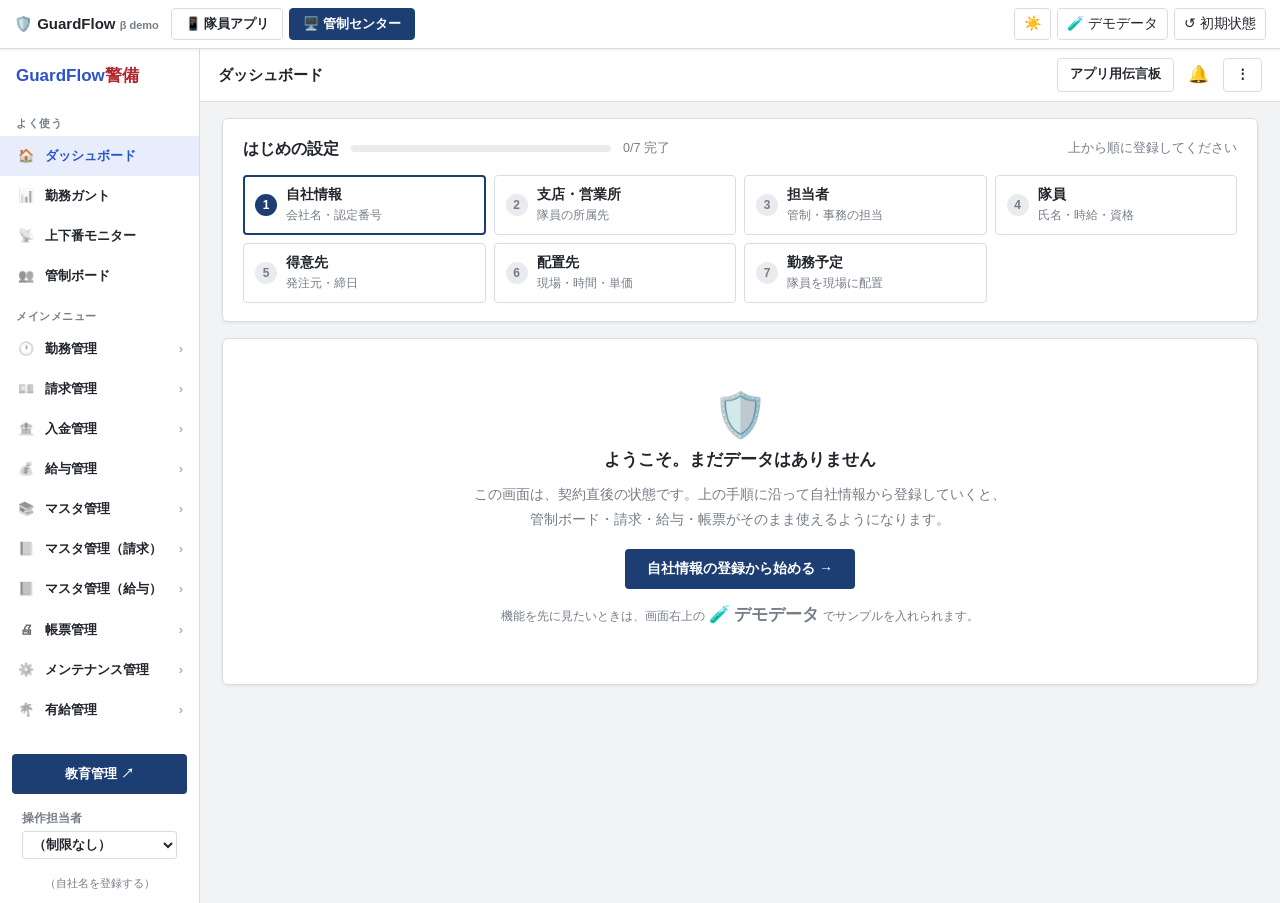
<file: app/index.html>
<!doctype html>
<html lang="ja">
<head>
<meta charset="utf-8">
<meta name="viewport" content="width=device-width, initial-scale=1, viewport-fit=cover">
<title>GuardFlow β — 警備業務クラウド デモ</title>
<link rel="stylesheet" href="css/style.css">
<link rel="icon" href="data:image/svg+xml,%3Csvg xmlns='http://www.w3.org/2000/svg' viewBox='0 0 32 32'%3E%3Ctext y='26' font-size='26'%3E%F0%9F%9B%A1%EF%B8%8F%3C/text%3E%3C/svg%3E">
</head>
<body>
<header class="topbar">
  <div class="brand">🛡️ GuardFlow <span class="beta">β demo</span></div>
  <nav class="role-switch">
    <button data-action="role" data-role="guard" id="btn-role-guard">📱 隊員アプリ</button>
    <button data-action="role" data-role="admin" id="btn-role-admin">🖥️ 管制センター</button>
  </nav>
  <div class="top-actions">
    <button data-action="theme" id="btn-theme" title="テーマ切替（自動/ダーク/ライト）">🌓</button>
    <button data-action="load-demo" title="デモ用のサンプルデータを入れる">🧪 デモデータ</button>
    <button data-action="reset" title="登録内容を消して契約直後の初期状態に戻す">↺ 初期状態</button>
  </div>
</header>
<main id="app"></main>
<div id="toast-wrap"></div>
<div id="print-area"></div>
<div id="ask-area"></div>
<script type="module" src="js/app.js?v=11"></script>
</body>
</html>
</file>
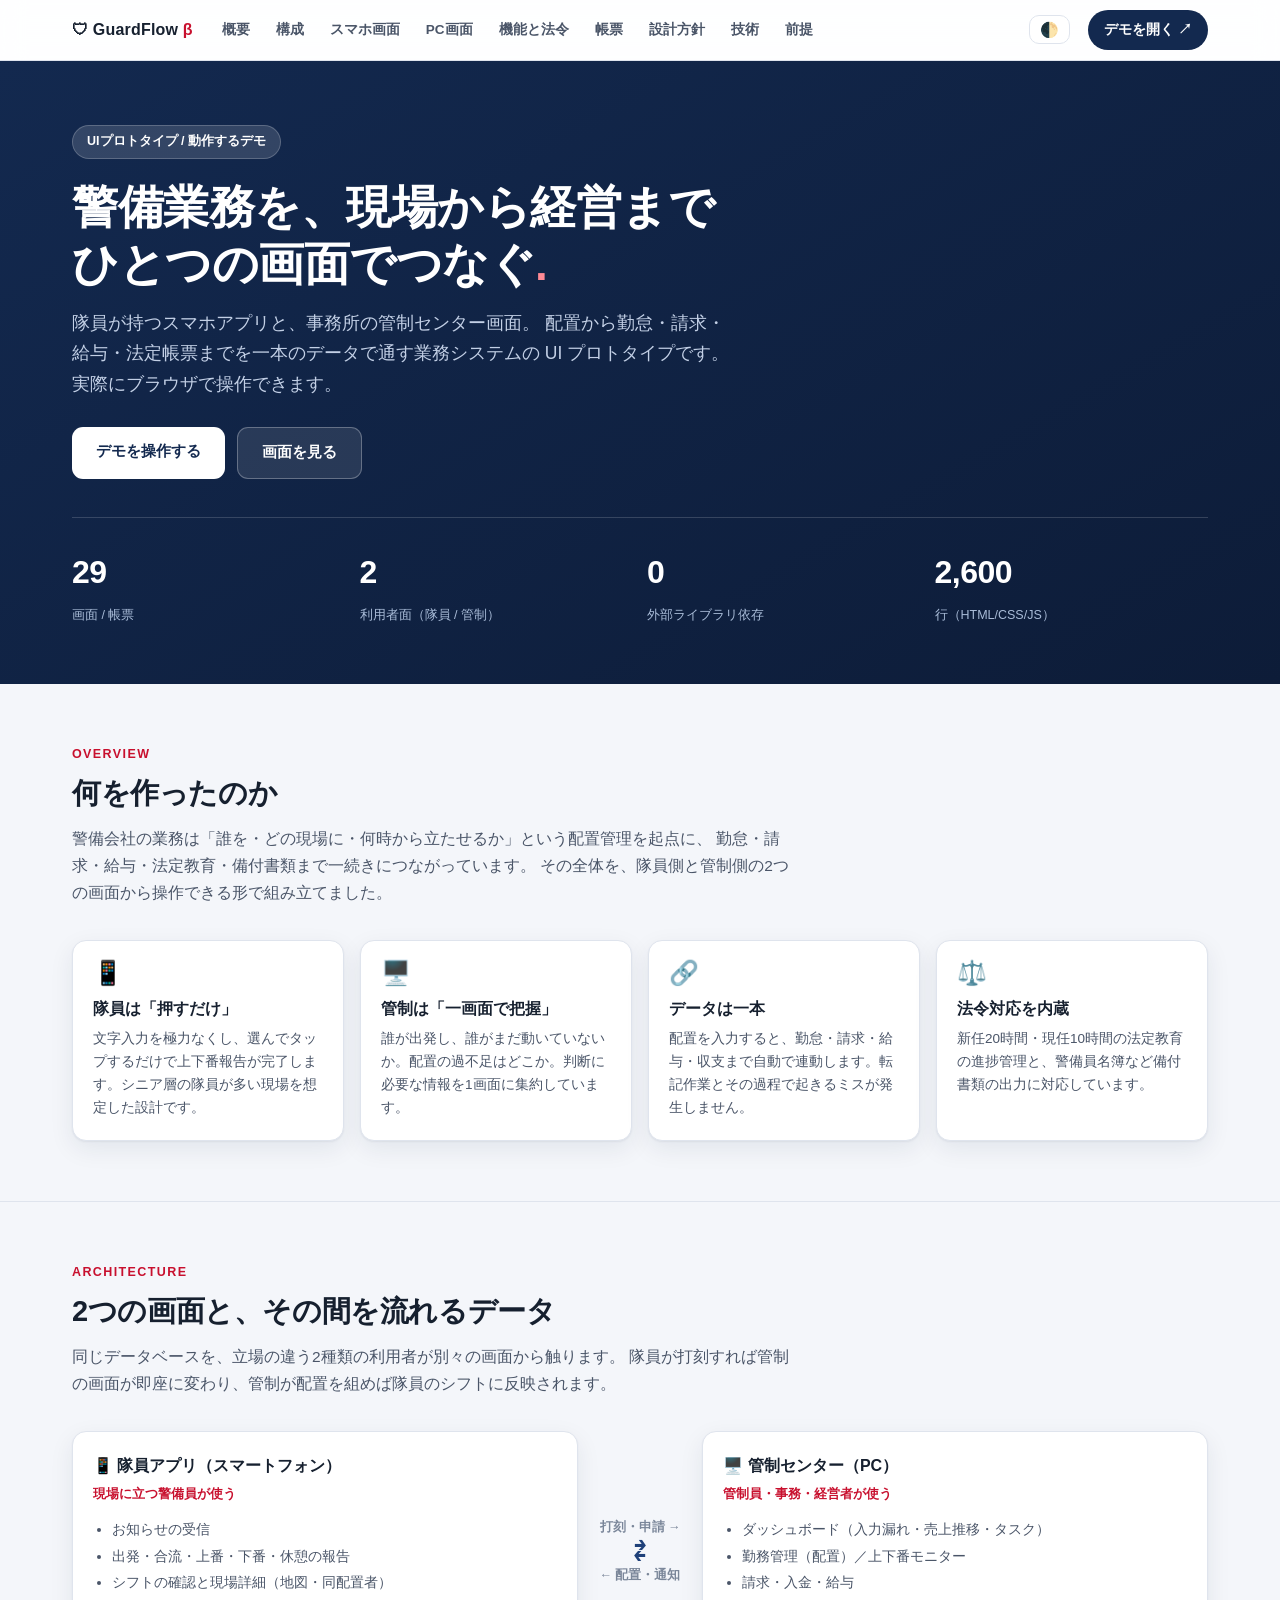
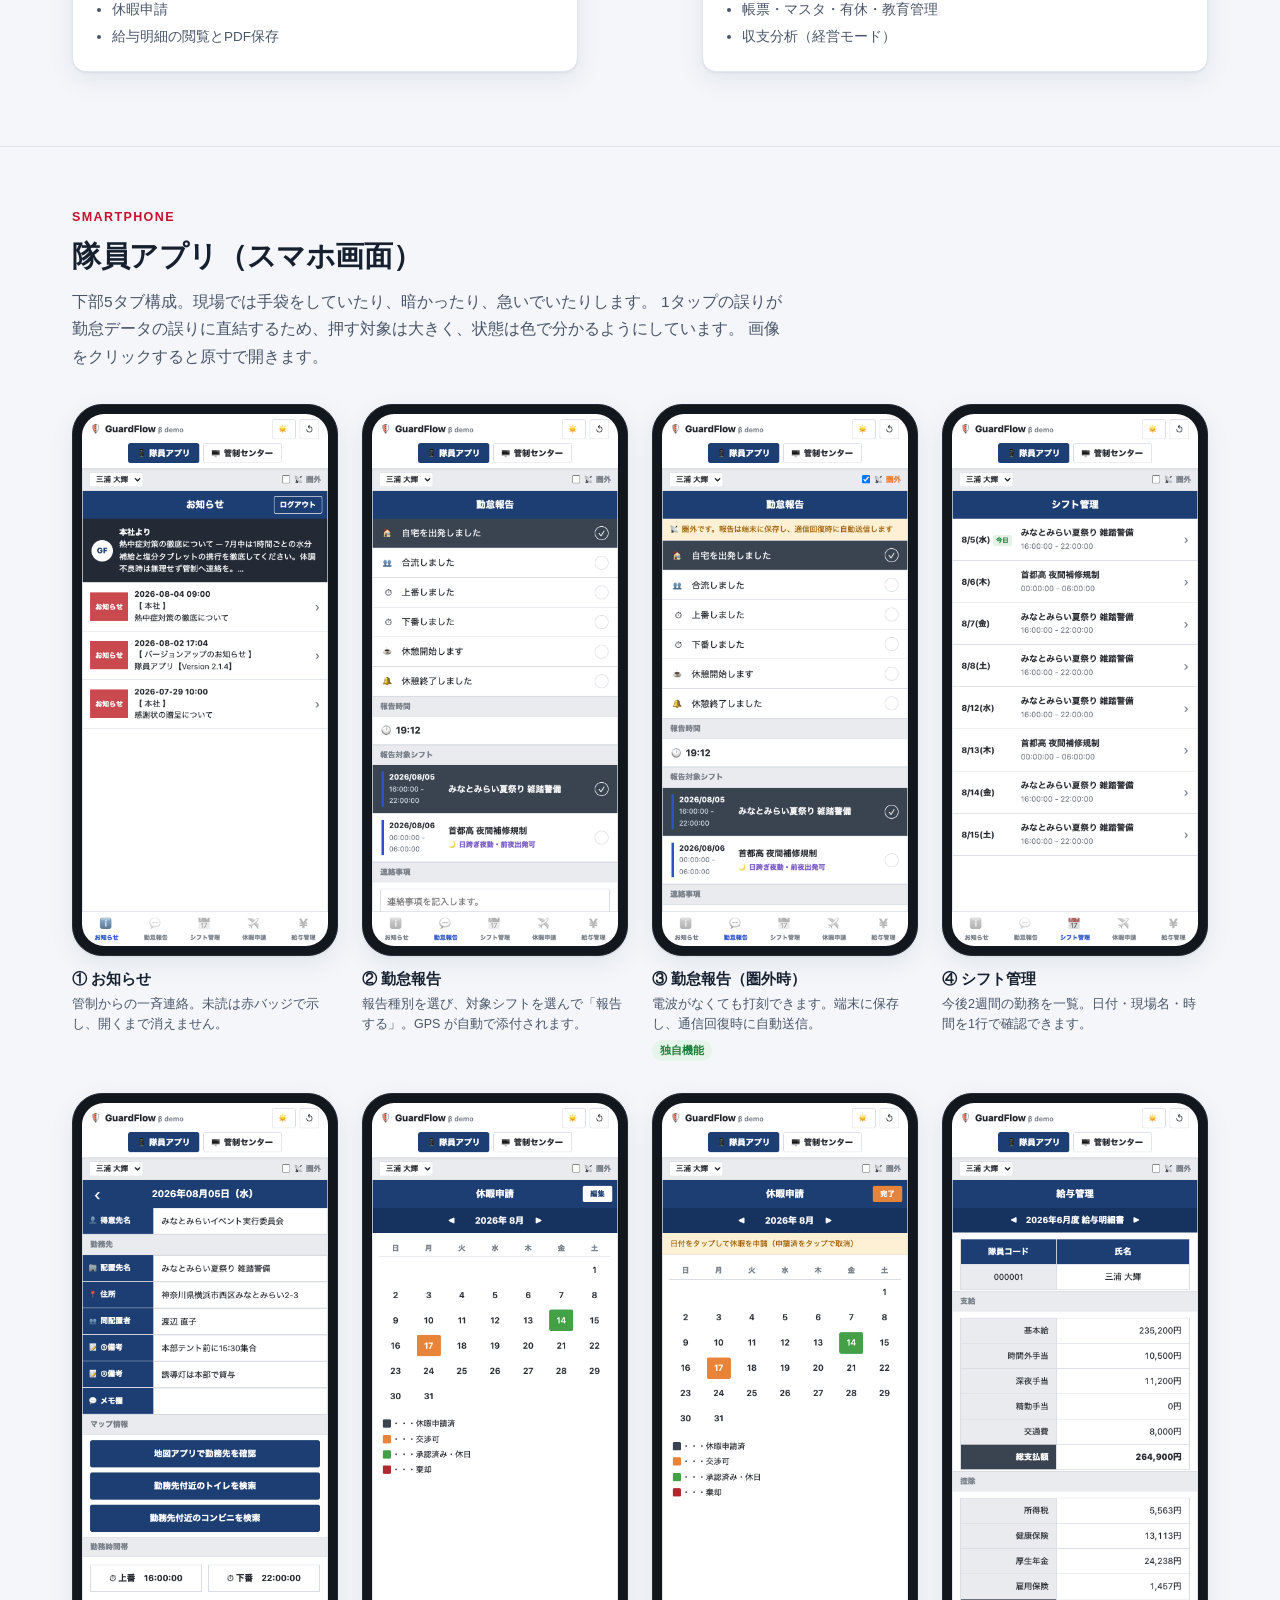
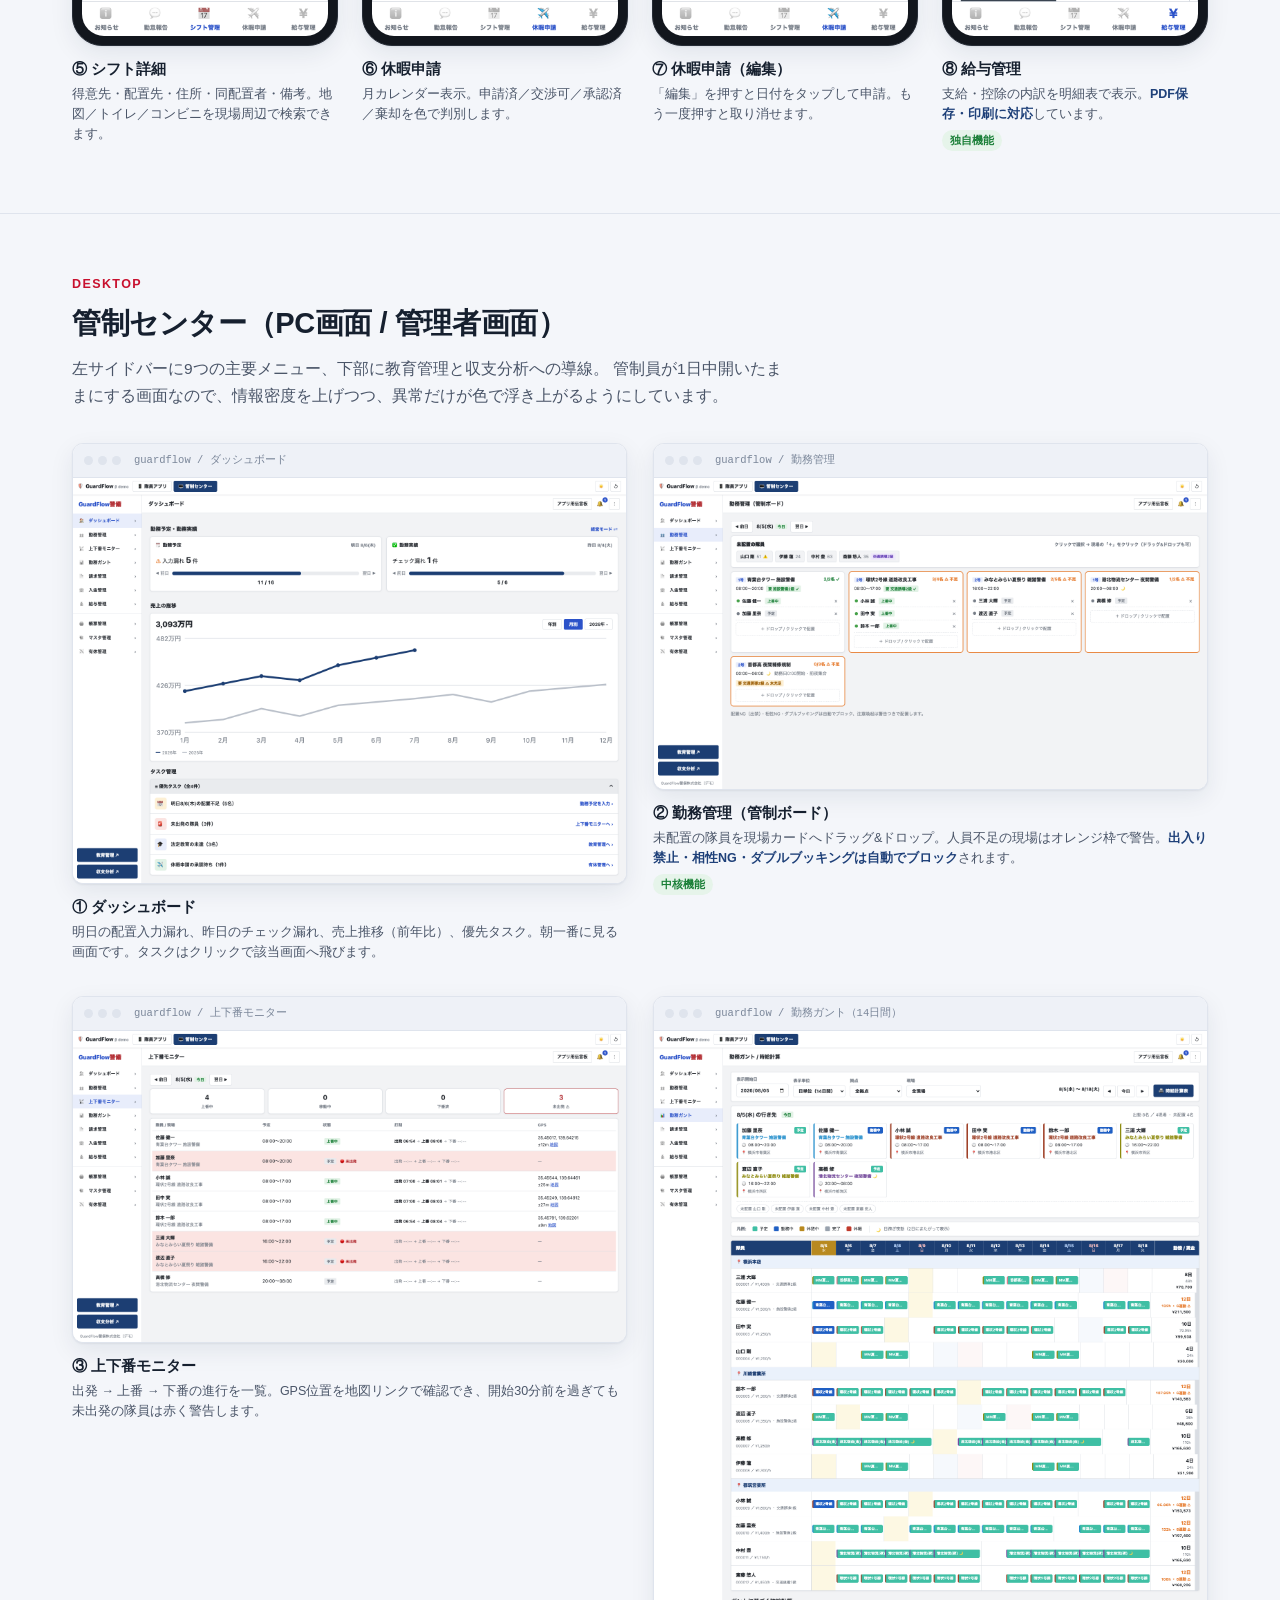
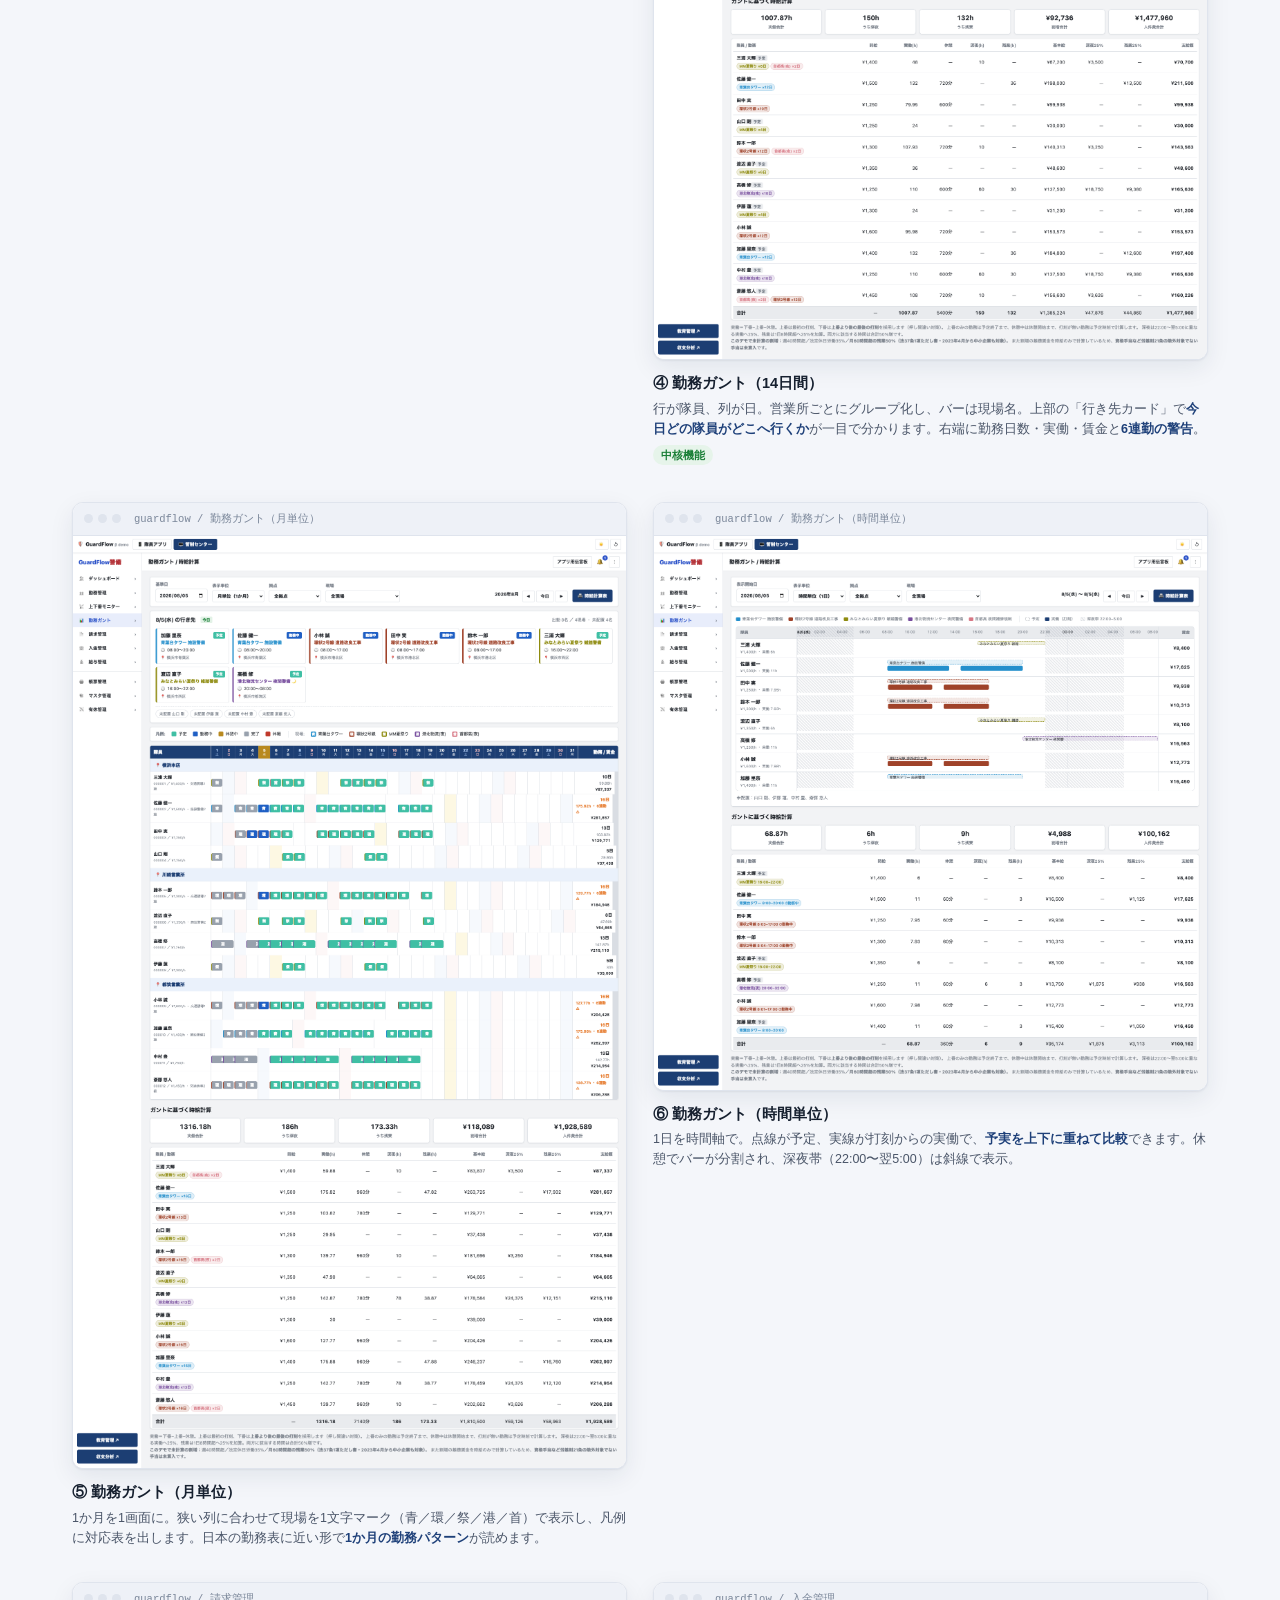
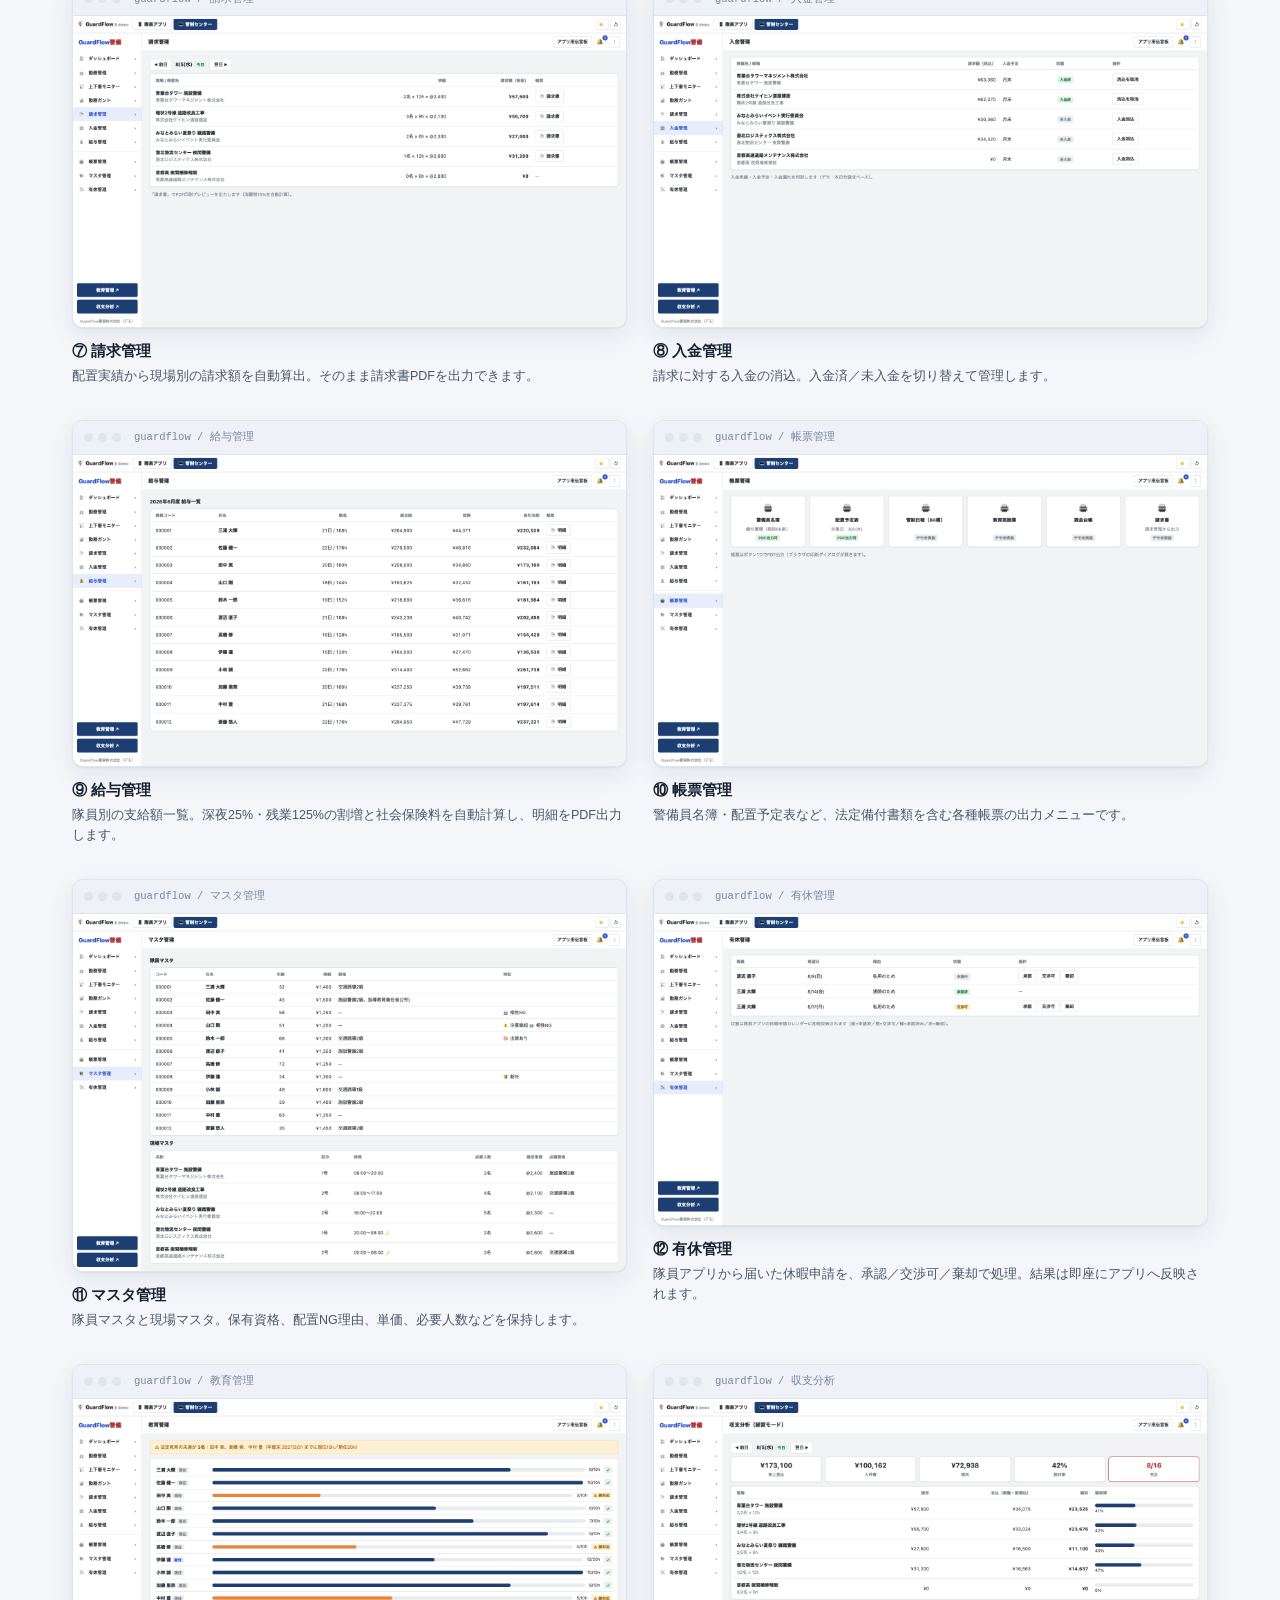
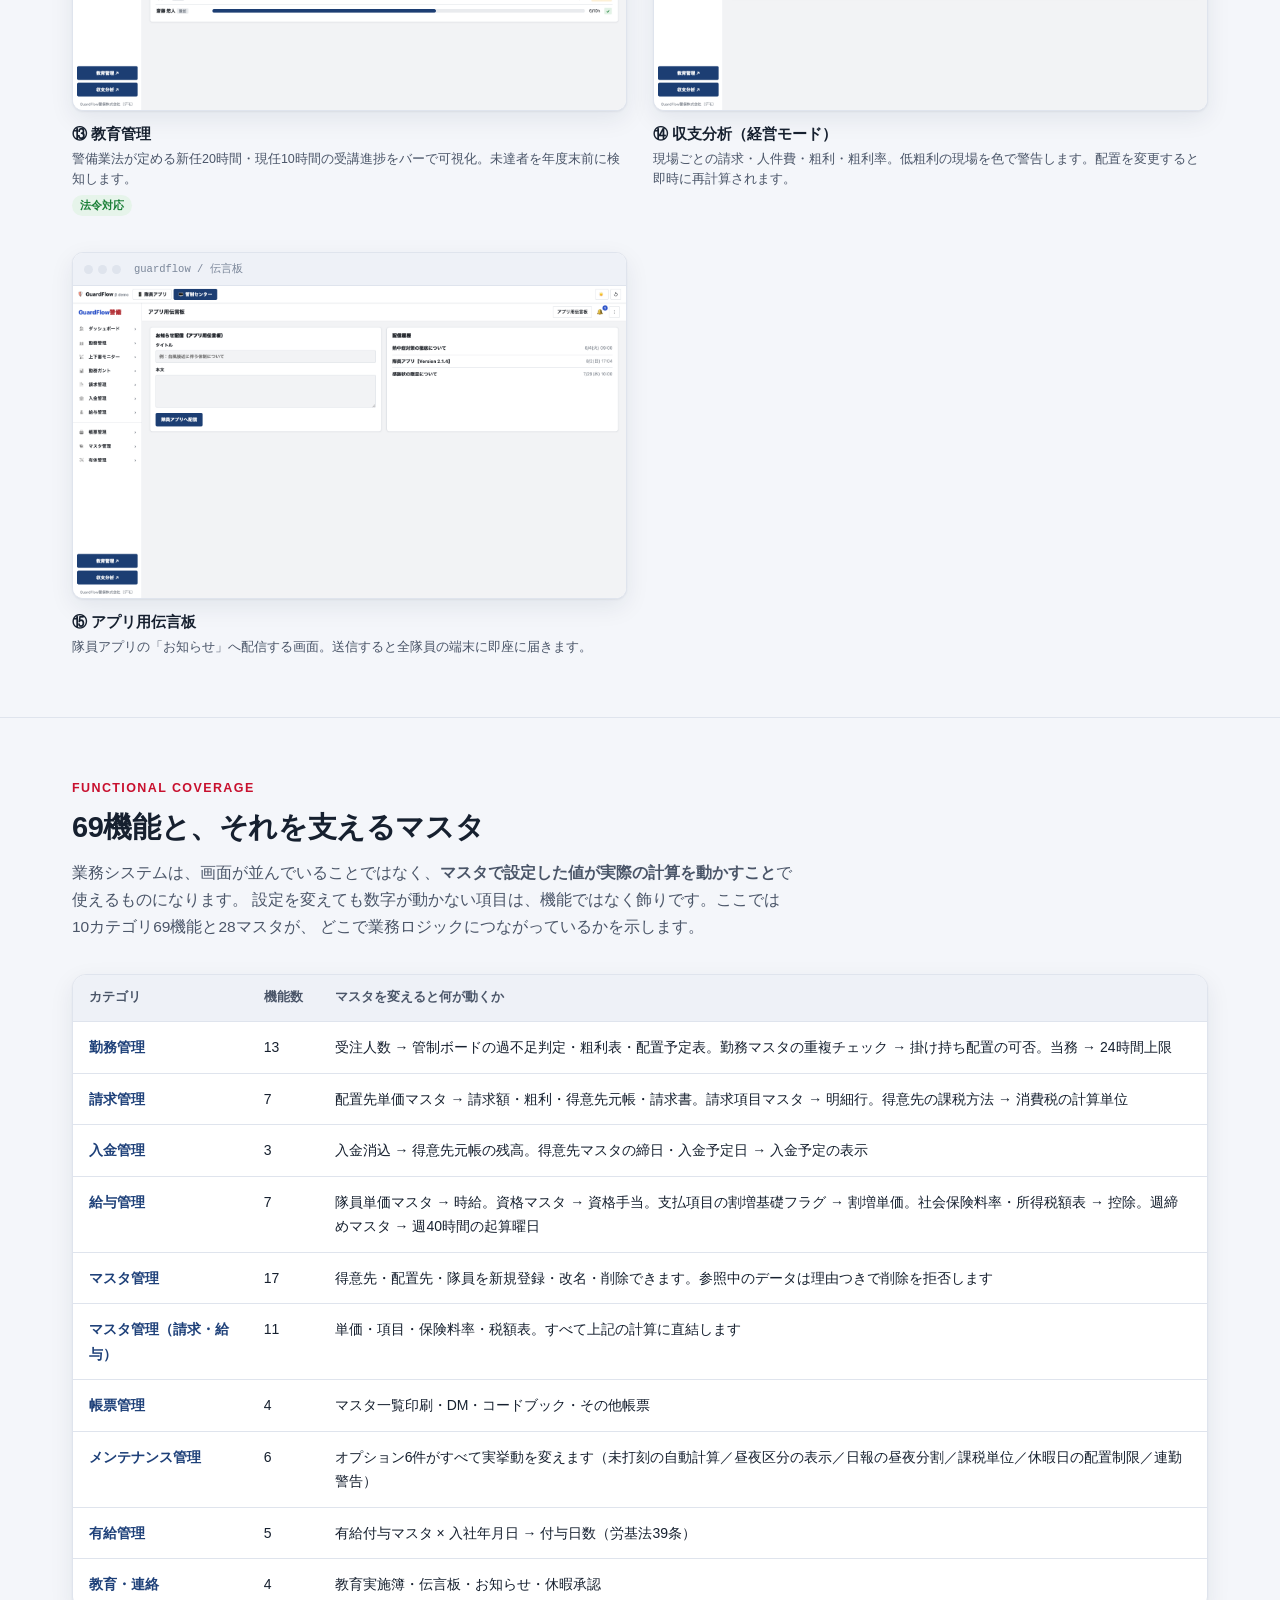
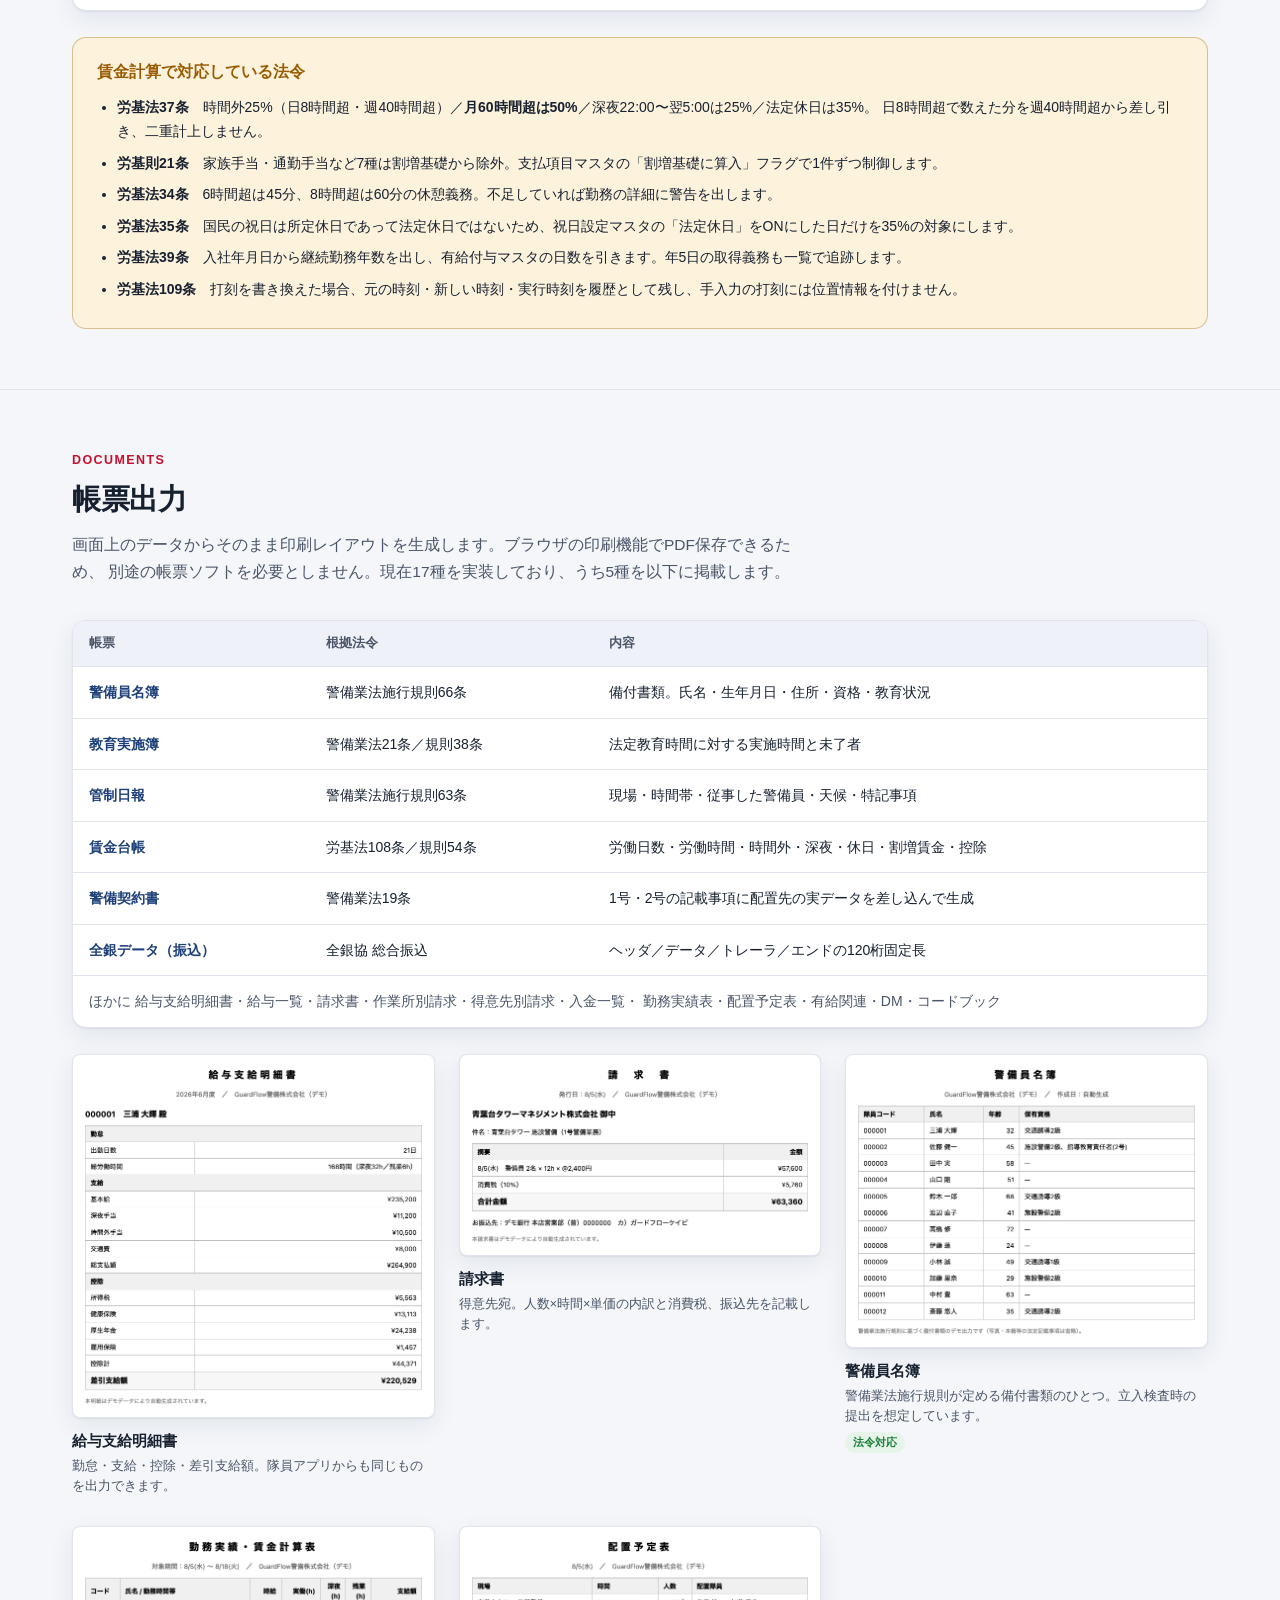
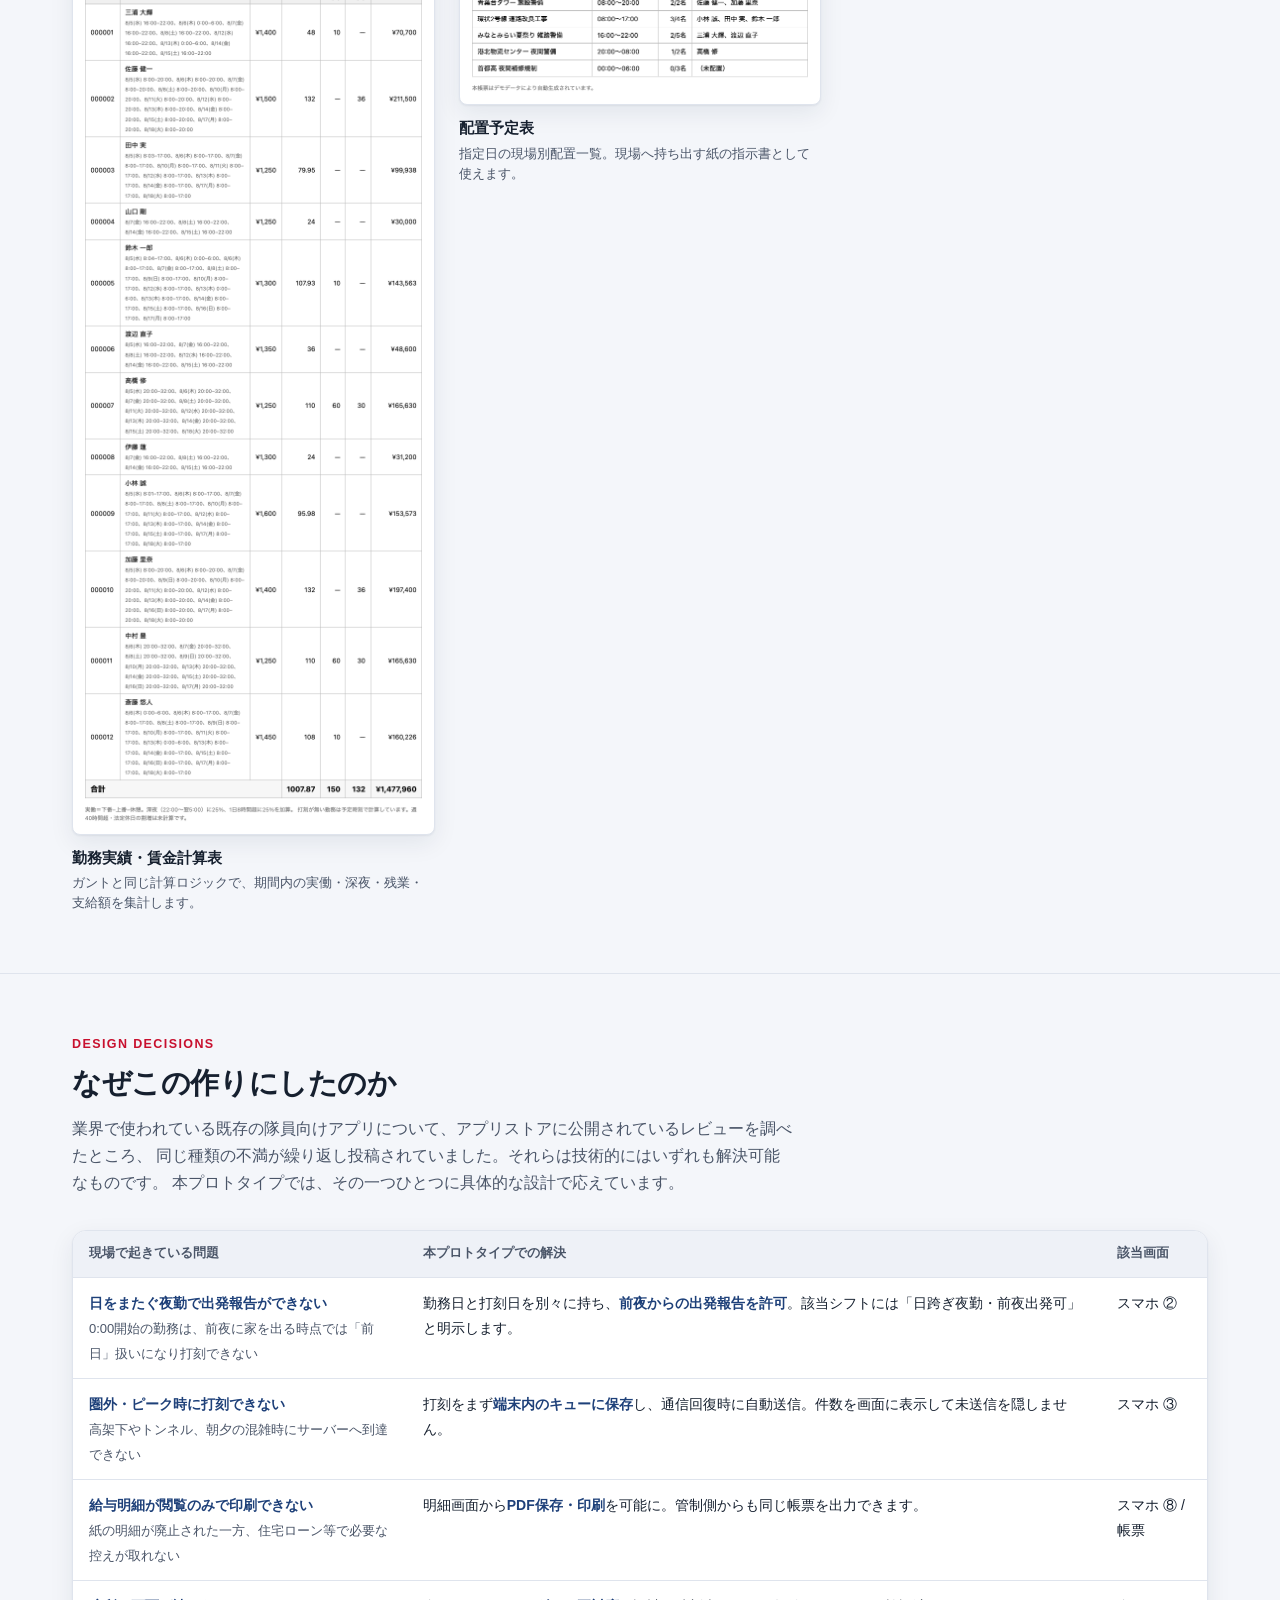
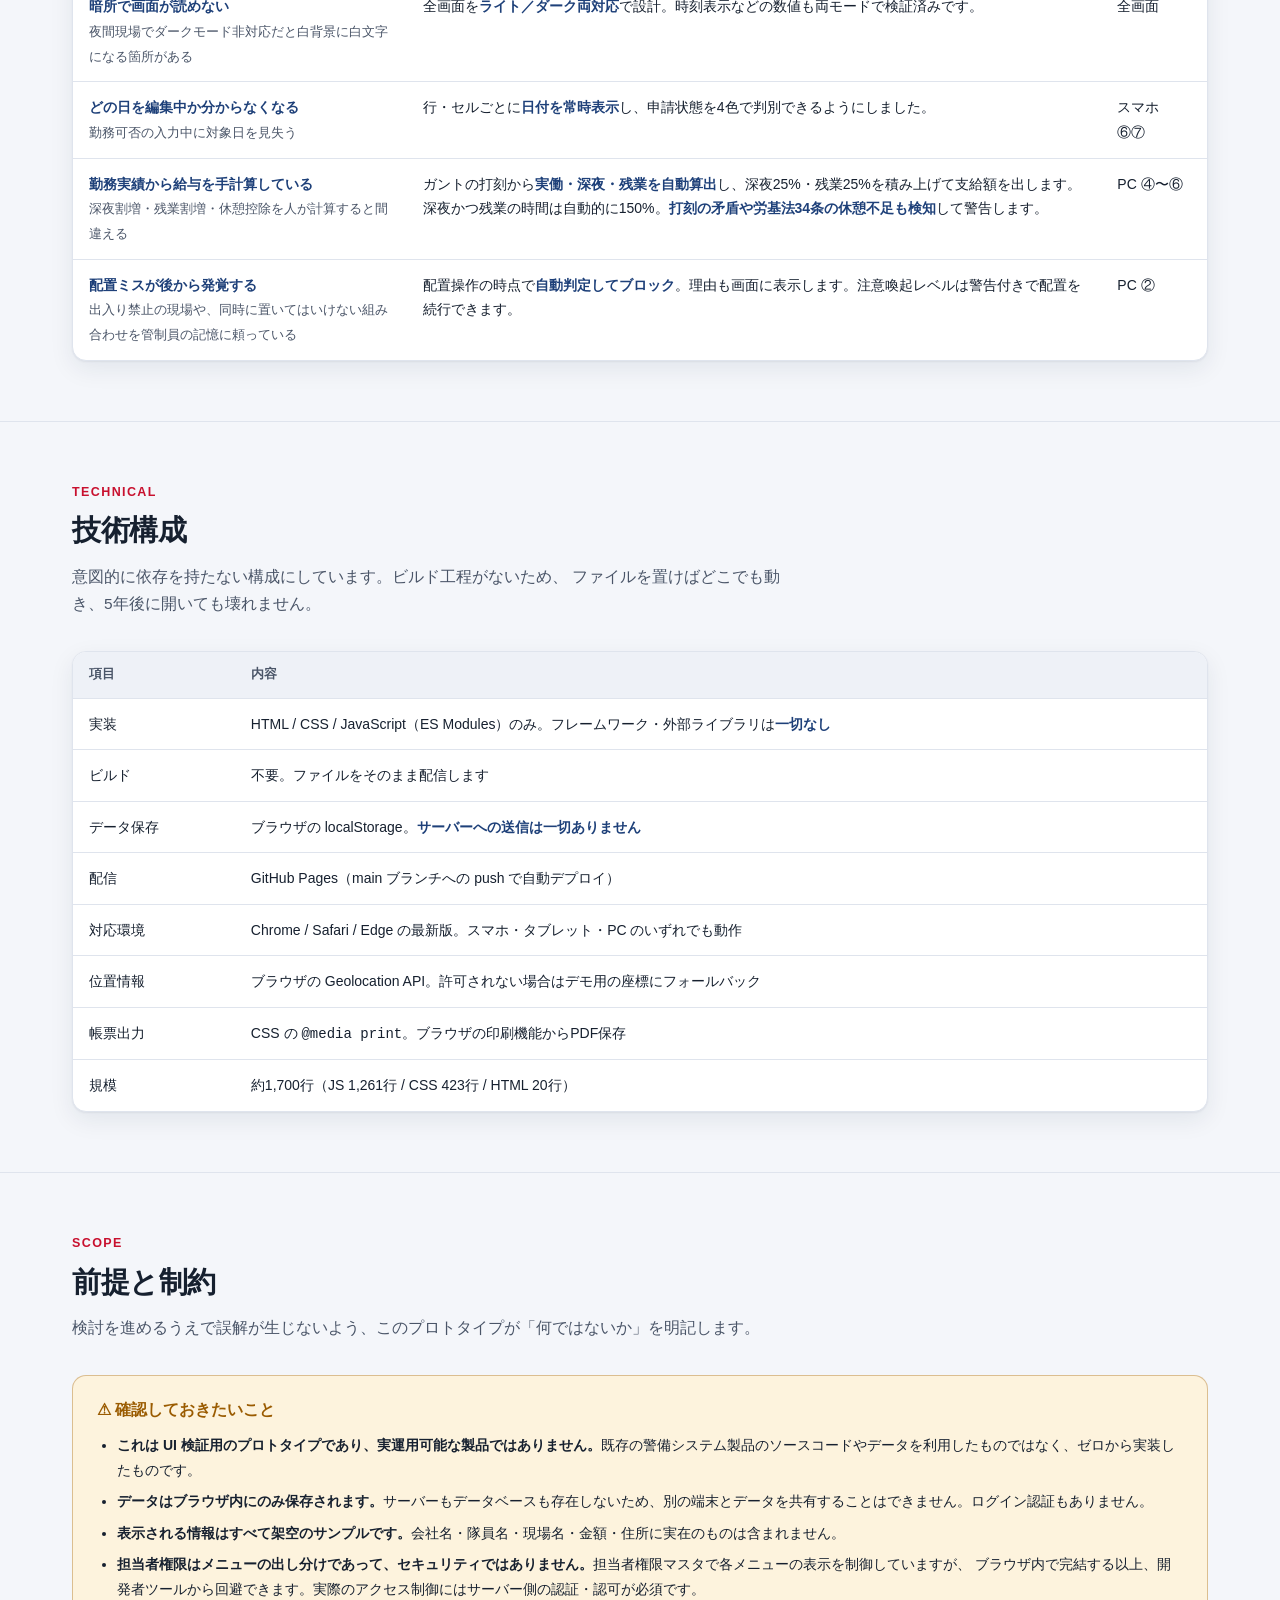
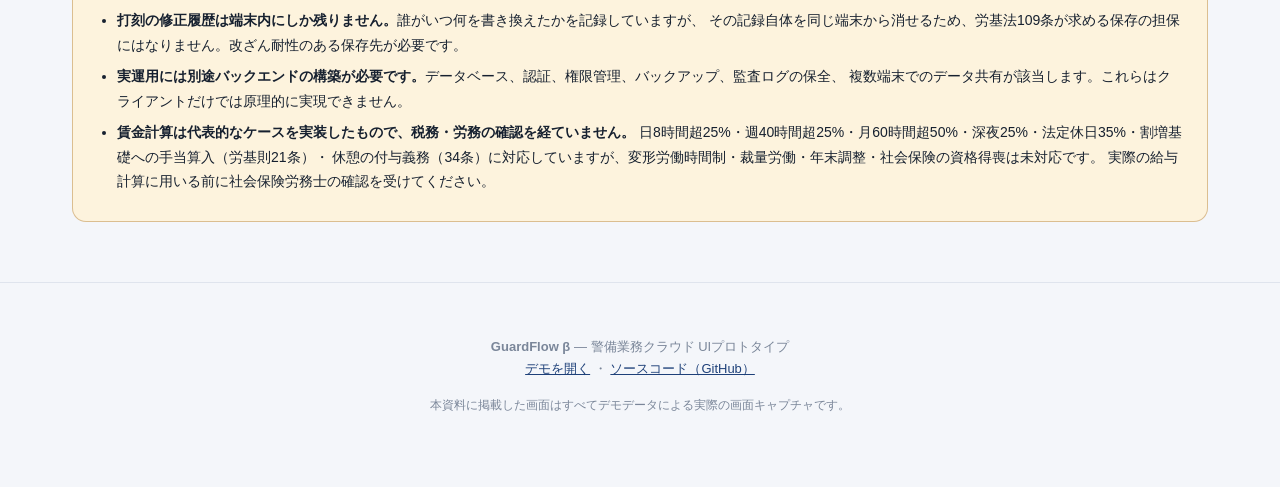
<file: app/docs/index.html>
<!doctype html>
<html lang="ja">
<head>
<meta charset="utf-8">
<meta name="viewport" content="width=device-width, initial-scale=1">
<title>GuardFlow β — 画面説明資料</title>
<link rel="icon" href="data:image/svg+xml,%3Csvg xmlns='http://www.w3.org/2000/svg' viewBox='0 0 32 32'%3E%3Ctext y='26' font-size='26'%3E%F0%9F%9B%A1%EF%B8%8F%3C/text%3E%3C/svg%3E">
<meta name="description" content="警備業向け業務管理システムのUIプロトタイプ。隊員向けスマホアプリと管制センターPC画面の全29画面を解説します。">
<style>
:root{
  --navy:#13294f; --navy-2:#1e4079; --navy-ink:#fff;
  --red:#c8102e;
  --bg:#f4f6fa; --surface:#fff; --surface-2:#eef1f7;
  --text:#16202f; --text-2:#4a5568; --muted:#7a8699;
  --line:#dfe4ed;
  --ok:#1a7f37; --ok-bg:#e6f4ea;
  --warn:#9a5b00; --warn-bg:#fdf3dd;
  --radius:14px;
  --shadow:0 1px 2px rgba(16,32,64,.06),0 8px 24px rgba(16,32,64,.08);
  --maxw:1180px;
}
@media (prefers-color-scheme:dark){:root:not([data-theme=light]){
  --navy:#25467f; --navy-2:#3560a8;
  --bg:#0e1420; --surface:#161e2c; --surface-2:#1e2836;
  --text:#e7ecf5; --text-2:#a9b4c6; --muted:#8391a6;
  --line:#2a3547;
  --ok:#5cc27a; --ok-bg:#17301f;
  --warn:#e0a53f; --warn-bg:#33280f;
  --shadow:0 1px 2px rgba(0,0,0,.4),0 8px 24px rgba(0,0,0,.35);
}}
[data-theme=dark]{
  --navy:#25467f; --navy-2:#3560a8;
  --bg:#0e1420; --surface:#161e2c; --surface-2:#1e2836;
  --text:#e7ecf5; --text-2:#a9b4c6; --muted:#8391a6;
  --line:#2a3547;
  --ok:#5cc27a; --ok-bg:#17301f;
  --warn:#e0a53f; --warn-bg:#33280f;
  --shadow:0 1px 2px rgba(0,0,0,.4),0 8px 24px rgba(0,0,0,.35);
}
*{box-sizing:border-box}
html{scroll-behavior:smooth;scroll-padding-top:72px}
body{
  margin:0;background:var(--bg);color:var(--text);
  font-family:-apple-system,BlinkMacSystemFont,"Hiragino Sans","Noto Sans JP","Yu Gothic UI",sans-serif;
  line-height:1.75;-webkit-font-smoothing:antialiased;
}
img{max-width:100%;height:auto;display:block}
a{color:var(--navy-2)}
.wrap{max-width:var(--maxw);margin:0 auto;padding:0 22px}

/* ---- nav ---- */
.nav{position:sticky;top:0;z-index:50;background:color-mix(in srgb,var(--surface) 90%,transparent);
  backdrop-filter:blur(12px);border-bottom:1px solid var(--line)}
.nav-in{max-width:var(--maxw);margin:0 auto;padding:10px 22px;display:flex;align-items:center;gap:18px}
.nav-brand{font-weight:800;white-space:nowrap;letter-spacing:.2px}
.nav-brand i{color:var(--red);font-style:normal}
.nav-links{display:flex;gap:4px;overflow-x:auto;flex:1;scrollbar-width:none}
.nav-links::-webkit-scrollbar{display:none}
.nav-links a{color:var(--text-2);text-decoration:none;font-size:13.5px;font-weight:600;
  padding:6px 11px;border-radius:999px;white-space:nowrap}
.nav-links a:hover{background:var(--surface-2);color:var(--text)}
.nav-cta{background:var(--navy);color:#fff;text-decoration:none;font-weight:700;font-size:13.5px;
  padding:8px 16px;border-radius:999px;white-space:nowrap}
#themeBtn{border:1px solid var(--line);background:var(--surface);border-radius:10px;
  padding:6px 10px;cursor:pointer;font-size:15px;line-height:1}

/* ---- hero ---- */
.hero{background:linear-gradient(150deg,var(--navy) 0%,#0d1c38 100%);color:#fff;padding:64px 0 56px}
.hero h1{font-size:clamp(30px,5vw,46px);line-height:1.25;margin:0 0 14px;letter-spacing:-.5px}
.hero h1 i{color:#ff8a95;font-style:normal}
.hero p{font-size:clamp(15px,2vw,17.5px);color:#c3d0e6;max-width:660px;margin:0 0 28px}
.hero-tag{display:inline-block;background:rgba(255,255,255,.14);border:1px solid rgba(255,255,255,.2);
  padding:5px 14px;border-radius:999px;font-size:12.5px;font-weight:700;margin-bottom:20px}
.hero-btns{display:flex;gap:12px;flex-wrap:wrap;margin-bottom:38px}
.btn{display:inline-block;text-decoration:none;font-weight:700;font-size:14.5px;padding:12px 24px;border-radius:11px}
.btn-1{background:#fff;color:var(--navy)}
.btn-2{background:rgba(255,255,255,.1);color:#fff;border:1px solid rgba(255,255,255,.28)}
.stats{display:grid;grid-template-columns:repeat(auto-fit,minmax(130px,1fr));gap:14px;
  border-top:1px solid rgba(255,255,255,.16);padding-top:26px}
.stat b{display:block;font-size:clamp(24px,3.4vw,32px);font-weight:800;letter-spacing:-.5px}
.stat span{font-size:12.5px;color:#a9bcd8}

/* ---- section ---- */
section{padding:60px 0;border-bottom:1px solid var(--line)}
.eyebrow{color:var(--red);font-weight:800;font-size:12.5px;letter-spacing:1.4px;margin:0 0 8px}
h2{font-size:clamp(22px,3.4vw,29px);margin:0 0 12px;letter-spacing:-.4px;line-height:1.35}
.lead{color:var(--text-2);max-width:720px;margin:0 0 34px;font-size:15.5px}
h3{font-size:17.5px;margin:40px 0 6px;display:flex;align-items:center;gap:9px;flex-wrap:wrap}
h3 .n{background:var(--navy);color:#fff;font-size:12px;width:24px;height:24px;border-radius:7px;
  display:grid;place-items:center;font-weight:800;flex:none}

/* ---- 構成図 ---- */
.arch{display:grid;grid-template-columns:1fr auto 1fr;gap:18px;align-items:stretch;margin-bottom:14px}
@media(max-width:760px){.arch{grid-template-columns:1fr}}
.arch-box{background:var(--surface);border:1px solid var(--line);border-radius:var(--radius);
  padding:20px;box-shadow:var(--shadow)}
.arch-box h4{margin:0 0 4px;font-size:16px}
.arch-box .who{color:var(--red);font-size:12.5px;font-weight:800;margin-bottom:12px}
.arch-box ul{margin:0;padding-left:19px;color:var(--text-2);font-size:13.5px}
.arch-box li{margin:3px 0}
.arch-mid{display:grid;place-items:center;color:var(--muted);font-size:12.5px;font-weight:700;
  text-align:center;padding:0 4px}
.arch-mid .ar{font-size:26px;color:var(--navy-2);line-height:1}
@media(max-width:760px){.arch-mid .ar{transform:rotate(90deg)}}

/* ---- 画面ギャラリー ---- */
.grid-sp{display:grid;grid-template-columns:repeat(auto-fill,minmax(232px,1fr));gap:30px 24px}
.grid-pc{display:grid;grid-template-columns:repeat(auto-fill,minmax(430px,1fr));gap:34px 26px}
.grid-doc{display:grid;grid-template-columns:repeat(auto-fill,minmax(320px,1fr));gap:30px 24px}
figure{margin:0}
figure a{display:block;text-decoration:none}
/* 端末フレーム */
.phone{background:#12161d;border-radius:30px;padding:9px;box-shadow:var(--shadow);
  border:1px solid #262c36;transition:transform .18s ease}
.phone img{border-radius:22px}
figure a:hover .phone{transform:translateY(-4px)}
.laptop{background:var(--surface);border:1px solid var(--line);border-radius:11px;overflow:hidden;
  box-shadow:var(--shadow);transition:transform .18s ease}
.laptop .bar{background:var(--surface-2);border-bottom:1px solid var(--line);padding:7px 11px;
  display:flex;gap:5px;align-items:center}
.laptop .dot{width:9px;height:9px;border-radius:50%;background:var(--line)}
.laptop .url{margin-left:8px;font-size:10.5px;color:var(--muted);font-family:ui-monospace,monospace;
  overflow:hidden;text-overflow:ellipsis;white-space:nowrap}
figure a:hover .laptop{transform:translateY(-4px)}
.paper{background:#fff;border:1px solid var(--line);border-radius:8px;padding:12px;
  box-shadow:var(--shadow);transition:transform .18s ease}
figure a:hover .paper{transform:translateY(-4px)}
figcaption{margin-top:11px}
figcaption>b{display:block;font-size:14.5px}
figcaption>span{display:block;color:var(--text-2);font-size:12.5px;line-height:1.6;margin-top:2px}
figcaption span b{color:var(--navy-2)}
.pill{display:inline-block;font-size:10.5px;font-weight:800;padding:2px 8px;border-radius:999px;
  background:var(--ok-bg);color:var(--ok);margin-top:6px}
.pill-w{background:var(--warn-bg);color:var(--warn)}

/* ---- テーブル ---- */
.tbl-wrap{overflow-x:auto;background:var(--surface);border:1px solid var(--line);
  border-radius:var(--radius);box-shadow:var(--shadow)}
table{width:100%;border-collapse:collapse;font-size:14px;min-width:600px}
th{background:var(--surface-2);text-align:left;padding:12px 16px;font-size:12.5px;
  color:var(--text-2);border-bottom:1px solid var(--line);white-space:nowrap}
td{padding:13px 16px;border-bottom:1px solid var(--line);vertical-align:top}
tr:last-child td{border-bottom:none}
td b{color:var(--navy-2)}

/* ---- カード ---- */
.cards{display:grid;grid-template-columns:repeat(auto-fit,minmax(250px,1fr));gap:16px}
.card{background:var(--surface);border:1px solid var(--line);border-radius:var(--radius);
  padding:20px;box-shadow:var(--shadow)}
.card .ic{font-size:24px;line-height:1;margin-bottom:10px}
.card h4{margin:0 0 6px;font-size:15.5px}
.card p{margin:0;color:var(--text-2);font-size:13.5px;line-height:1.7}

/* ---- 注意 ---- */
.note{background:var(--warn-bg);border:1px solid color-mix(in srgb,var(--warn) 35%,transparent);
  border-radius:var(--radius);padding:20px 24px}
.note h4{margin:0 0 10px;color:var(--warn);font-size:15.5px}
.note ul{margin:0;padding-left:20px;font-size:14px;color:var(--text)}
.note li{margin:7px 0}

footer{padding:40px 0 60px;color:var(--muted);font-size:13px;text-align:center}
footer a{color:var(--navy-2)}
@media print{
  .nav,.hero-btns,#themeBtn{display:none}
  body{background:#fff}
  section{page-break-inside:avoid;border-bottom:1px solid #ddd}
  .grid-pc,.grid-sp,.grid-doc{gap:16px}
}
</style>
</head>
<body>

<nav class="nav">
  <div class="nav-in">
    <span class="nav-brand">🛡 GuardFlow <i>β</i></span>
    <span class="nav-links">
      <a href="#overview">概要</a>
      <a href="#arch">構成</a>
      <a href="#sp">スマホ画面</a>
      <a href="#pc">PC画面</a>
      <a href="#scope">機能と法令</a>
      <a href="#doc">帳票</a>
      <a href="#design">設計方針</a>
      <a href="#tech">技術</a>
      <a href="#limit">前提</a>
    </span>
    <button id="themeBtn" title="ダーク／ライト切替">🌓</button>
    <a class="nav-cta" href="../" target="_blank" rel="noopener">デモを開く ↗</a>
  </div>
</nav>

<header class="hero">
  <div class="wrap">
    <span class="hero-tag">UIプロトタイプ / 動作するデモ</span>
    <h1>警備業務を、現場から経営まで<br>ひとつの画面でつなぐ<i>.</i></h1>
    <p>隊員が持つスマホアプリと、事務所の管制センター画面。
       配置から勤怠・請求・給与・法定帳票までを一本のデータで通す業務システムの UI プロトタイプです。
       実際にブラウザで操作できます。</p>
    <div class="hero-btns">
      <a class="btn btn-1" href="../" target="_blank" rel="noopener">デモを操作する</a>
      <a class="btn btn-2" href="#sp">画面を見る</a>
    </div>
    <div class="stats">
      <div class="stat"><b>29</b><span>画面 / 帳票</span></div>
      <div class="stat"><b>2</b><span>利用者面（隊員 / 管制）</span></div>
      <div class="stat"><b>0</b><span>外部ライブラリ依存</span></div>
      <div class="stat"><b>2,600</b><span>行（HTML/CSS/JS）</span></div>
    </div>
  </div>
</header>

<section id="overview">
  <div class="wrap">
    <p class="eyebrow">OVERVIEW</p>
    <h2>何を作ったのか</h2>
    <p class="lead">警備会社の業務は「誰を・どの現場に・何時から立たせるか」という配置管理を起点に、
      勤怠・請求・給与・法定教育・備付書類まで一続きにつながっています。
      その全体を、隊員側と管制側の2つの画面から操作できる形で組み立てました。</p>
    <div class="cards">
      <div class="card"><div class="ic">📱</div><h4>隊員は「押すだけ」</h4>
        <p>文字入力を極力なくし、選んでタップするだけで上下番報告が完了します。シニア層の隊員が多い現場を想定した設計です。</p></div>
      <div class="card"><div class="ic">🖥️</div><h4>管制は「一画面で把握」</h4>
        <p>誰が出発し、誰がまだ動いていないか。配置の過不足はどこか。判断に必要な情報を1画面に集約しています。</p></div>
      <div class="card"><div class="ic">🔗</div><h4>データは一本</h4>
        <p>配置を入力すると、勤怠・請求・給与・収支まで自動で連動します。転記作業とその過程で起きるミスが発生しません。</p></div>
      <div class="card"><div class="ic">⚖️</div><h4>法令対応を内蔵</h4>
        <p>新任20時間・現任10時間の法定教育の進捗管理と、警備員名簿など備付書類の出力に対応しています。</p></div>
    </div>
  </div>
</section>

<section id="arch">
  <div class="wrap">
    <p class="eyebrow">ARCHITECTURE</p>
    <h2>2つの画面と、その間を流れるデータ</h2>
    <p class="lead">同じデータベースを、立場の違う2種類の利用者が別々の画面から触ります。
      隊員が打刻すれば管制の画面が即座に変わり、管制が配置を組めば隊員のシフトに反映されます。</p>
    <div class="arch">
      <div class="arch-box">
        <h4>📱 隊員アプリ（スマートフォン）</h4>
        <div class="who">現場に立つ警備員が使う</div>
        <ul>
          <li>お知らせの受信</li>
          <li>出発・合流・上番・下番・休憩の報告</li>
          <li>シフトの確認と現場詳細（地図・同配置者）</li>
          <li>休暇申請</li>
          <li>給与明細の閲覧とPDF保存</li>
        </ul>
      </div>
      <div class="arch-mid">
        <div>打刻・申請 →<div class="ar">⇄</div>← 配置・通知</div>
      </div>
      <div class="arch-box">
        <h4>🖥️ 管制センター（PC）</h4>
        <div class="who">管制員・事務・経営者が使う</div>
        <ul>
          <li>ダッシュボード（入力漏れ・売上推移・タスク）</li>
          <li>勤務管理（配置）／上下番モニター</li>
          <li>請求・入金・給与</li>
          <li>帳票・マスタ・有休・教育管理</li>
          <li>収支分析（経営モード）</li>
        </ul>
      </div>
    </div>
  </div>
</section>

<section id="sp">
  <div class="wrap">
    <p class="eyebrow">SMARTPHONE</p>
    <h2>隊員アプリ（スマホ画面）</h2>
    <p class="lead">下部5タブ構成。現場では手袋をしていたり、暗かったり、急いでいたりします。
      1タップの誤りが勤怠データの誤りに直結するため、押す対象は大きく、状態は色で分かるようにしています。
      画像をクリックすると原寸で開きます。</p>
    <div class="grid-sp">

      <figure><a href="img/sp-notice.png" target="_blank" rel="noopener"><div class="phone"><img src="img/sp-notice.png" alt="お知らせ画面" loading="lazy"></div></a>
        <figcaption><b>① お知らせ</b><span>管制からの一斉連絡。未読は赤バッジで示し、開くまで消えません。</span></figcaption></figure>

      <figure><a href="img/sp-report.png" target="_blank" rel="noopener"><div class="phone"><img src="img/sp-report.png" alt="勤怠報告画面" loading="lazy"></div></a>
        <figcaption><b>② 勤怠報告</b><span>報告種別を選び、対象シフトを選んで「報告する」。GPS が自動で添付されます。</span></figcaption></figure>

      <figure><a href="img/sp-report-offline.png" target="_blank" rel="noopener"><div class="phone"><img src="img/sp-report-offline.png" alt="圏外モードの勤怠報告画面" loading="lazy"></div></a>
        <figcaption><b>③ 勤怠報告（圏外時）</b><span>電波がなくても打刻できます。端末に保存し、通信回復時に自動送信。</span><span class="pill">独自機能</span></figcaption></figure>

      <figure><a href="img/sp-shift.png" target="_blank" rel="noopener"><div class="phone"><img src="img/sp-shift.png" alt="シフト管理画面" loading="lazy"></div></a>
        <figcaption><b>④ シフト管理</b><span>今後2週間の勤務を一覧。日付・現場名・時間を1行で確認できます。</span></figcaption></figure>

      <figure><a href="img/sp-shift-detail.png" target="_blank" rel="noopener"><div class="phone"><img src="img/sp-shift-detail.png" alt="シフト詳細画面" loading="lazy"></div></a>
        <figcaption><b>⑤ シフト詳細</b><span>得意先・配置先・住所・同配置者・備考。地図／トイレ／コンビニを現場周辺で検索できます。</span></figcaption></figure>

      <figure><a href="img/sp-leave.png" target="_blank" rel="noopener"><div class="phone"><img src="img/sp-leave.png" alt="休暇申請カレンダー" loading="lazy"></div></a>
        <figcaption><b>⑥ 休暇申請</b><span>月カレンダー表示。申請済／交渉可／承認済／棄却を色で判別します。</span></figcaption></figure>

      <figure><a href="img/sp-leave-edit.png" target="_blank" rel="noopener"><div class="phone"><img src="img/sp-leave-edit.png" alt="休暇申請の編集モード" loading="lazy"></div></a>
        <figcaption><b>⑦ 休暇申請（編集）</b><span>「編集」を押すと日付をタップして申請。もう一度押すと取り消せます。</span></figcaption></figure>

      <figure><a href="img/sp-pay.png" target="_blank" rel="noopener"><div class="phone"><img src="img/sp-pay.png" alt="給与管理画面" loading="lazy"></div></a>
        <figcaption><b>⑧ 給与管理</b><span>支給・控除の内訳を明細表で表示。<b>PDF保存・印刷に対応</b>しています。</span><span class="pill">独自機能</span></figcaption></figure>

    </div>
  </div>
</section>

<section id="pc">
  <div class="wrap">
    <p class="eyebrow">DESKTOP</p>
    <h2>管制センター（PC画面 / 管理者画面）</h2>
    <p class="lead">左サイドバーに9つの主要メニュー、下部に教育管理と収支分析への導線。
      管制員が1日中開いたままにする画面なので、情報密度を上げつつ、異常だけが色で浮き上がるようにしています。</p>
    <div class="grid-pc">

      <figure><a href="img/pc-dash.png" target="_blank" rel="noopener"><div class="laptop"><div class="bar"><i class="dot"></i><i class="dot"></i><i class="dot"></i><span class="url">guardflow / ダッシュボード</span></div><img src="img/pc-dash.png" alt="ダッシュボード" loading="lazy"></div></a>
        <figcaption><b>① ダッシュボード</b><span>明日の配置入力漏れ、昨日のチェック漏れ、売上推移（前年比）、優先タスク。朝一番に見る画面です。タスクはクリックで該当画面へ飛びます。</span></figcaption></figure>

      <figure><a href="img/pc-board.png" target="_blank" rel="noopener"><div class="laptop"><div class="bar"><i class="dot"></i><i class="dot"></i><i class="dot"></i><span class="url">guardflow / 勤務管理</span></div><img src="img/pc-board.png" alt="勤務管理（管制ボード）" loading="lazy"></div></a>
        <figcaption><b>② 勤務管理（管制ボード）</b><span>未配置の隊員を現場カードへドラッグ&ドロップ。人員不足の現場はオレンジ枠で警告。<b>出入り禁止・相性NG・ダブルブッキングは自動でブロック</b>されます。</span><span class="pill">中核機能</span></figcaption></figure>

      <figure><a href="img/pc-monitor.png" target="_blank" rel="noopener"><div class="laptop"><div class="bar"><i class="dot"></i><i class="dot"></i><i class="dot"></i><span class="url">guardflow / 上下番モニター</span></div><img src="img/pc-monitor.png" alt="上下番モニター" loading="lazy"></div></a>
        <figcaption><b>③ 上下番モニター</b><span>出発 → 上番 → 下番の進行を一覧。GPS位置を地図リンクで確認でき、開始30分前を過ぎても未出発の隊員は赤く警告します。</span></figcaption></figure>


      <figure><a href="img/pc-gantt.png" target="_blank" rel="noopener"><div class="laptop"><div class="bar"><i class="dot"></i><i class="dot"></i><i class="dot"></i><span class="url">guardflow / 勤務ガント（14日間）</span></div><img src="img/pc-gantt.png" alt="勤務ガント（14日間）" loading="lazy"></div></a>
        <figcaption><b>④ 勤務ガント（14日間）</b><span>行が隊員、列が日。営業所ごとにグループ化し、バーは現場名。上部の「行き先カード」で<b>今日どの隊員がどこへ行くか</b>が一目で分かります。右端に勤務日数・実働・賃金と<b>6連勤の警告</b>。</span><span class="pill">中核機能</span></figcaption></figure>
      <figure><a href="img/pc-gantt-month.png" target="_blank" rel="noopener"><div class="laptop"><div class="bar"><i class="dot"></i><i class="dot"></i><i class="dot"></i><span class="url">guardflow / 勤務ガント（月単位）</span></div><img src="img/pc-gantt-month.png" alt="勤務ガント（月単位）" loading="lazy"></div></a>
        <figcaption><b>⑤ 勤務ガント（月単位）</b><span>1か月を1画面に。狭い列に合わせて現場を1文字マーク（青／環／祭／港／首）で表示し、凡例に対応表を出します。日本の勤務表に近い形で<b>1か月の勤務パターン</b>が読めます。</span></figcaption></figure>
      <figure><a href="img/pc-gantt-hour.png" target="_blank" rel="noopener"><div class="laptop"><div class="bar"><i class="dot"></i><i class="dot"></i><i class="dot"></i><span class="url">guardflow / 勤務ガント（時間単位）</span></div><img src="img/pc-gantt-hour.png" alt="勤務ガント（時間単位）" loading="lazy"></div></a>
        <figcaption><b>⑥ 勤務ガント（時間単位）</b><span>1日を時間軸で。点線が予定、実線が打刻からの実働で、<b>予実を上下に重ねて比較</b>できます。休憩でバーが分割され、深夜帯（22:00〜翌5:00）は斜線で表示。</span></figcaption></figure>
      <figure><a href="img/pc-billing.png" target="_blank" rel="noopener"><div class="laptop"><div class="bar"><i class="dot"></i><i class="dot"></i><i class="dot"></i><span class="url">guardflow / 請求管理</span></div><img src="img/pc-billing.png" alt="請求管理" loading="lazy"></div></a>
        <figcaption><b>⑦ 請求管理</b><span>配置実績から現場別の請求額を自動算出。そのまま請求書PDFを出力できます。</span></figcaption></figure>

      <figure><a href="img/pc-deposit.png" target="_blank" rel="noopener"><div class="laptop"><div class="bar"><i class="dot"></i><i class="dot"></i><i class="dot"></i><span class="url">guardflow / 入金管理</span></div><img src="img/pc-deposit.png" alt="入金管理" loading="lazy"></div></a>
        <figcaption><b>⑧ 入金管理</b><span>請求に対する入金の消込。入金済／未入金を切り替えて管理します。</span></figcaption></figure>

      <figure><a href="img/pc-payroll.png" target="_blank" rel="noopener"><div class="laptop"><div class="bar"><i class="dot"></i><i class="dot"></i><i class="dot"></i><span class="url">guardflow / 給与管理</span></div><img src="img/pc-payroll.png" alt="給与管理" loading="lazy"></div></a>
        <figcaption><b>⑨ 給与管理</b><span>隊員別の支給額一覧。深夜25%・残業125%の割増と社会保険料を自動計算し、明細をPDF出力します。</span></figcaption></figure>

      <figure><a href="img/pc-reports.png" target="_blank" rel="noopener"><div class="laptop"><div class="bar"><i class="dot"></i><i class="dot"></i><i class="dot"></i><span class="url">guardflow / 帳票管理</span></div><img src="img/pc-reports.png" alt="帳票管理" loading="lazy"></div></a>
        <figcaption><b>⑩ 帳票管理</b><span>警備員名簿・配置予定表など、法定備付書類を含む各種帳票の出力メニューです。</span></figcaption></figure>

      <figure><a href="img/pc-master.png" target="_blank" rel="noopener"><div class="laptop"><div class="bar"><i class="dot"></i><i class="dot"></i><i class="dot"></i><span class="url">guardflow / マスタ管理</span></div><img src="img/pc-master.png" alt="マスタ管理" loading="lazy"></div></a>
        <figcaption><b>⑪ マスタ管理</b><span>隊員マスタと現場マスタ。保有資格、配置NG理由、単価、必要人数などを保持します。</span></figcaption></figure>

      <figure><a href="img/pc-leave.png" target="_blank" rel="noopener"><div class="laptop"><div class="bar"><i class="dot"></i><i class="dot"></i><i class="dot"></i><span class="url">guardflow / 有休管理</span></div><img src="img/pc-leave.png" alt="有休管理" loading="lazy"></div></a>
        <figcaption><b>⑫ 有休管理</b><span>隊員アプリから届いた休暇申請を、承認／交渉可／棄却で処理。結果は即座にアプリへ反映されます。</span></figcaption></figure>

      <figure><a href="img/pc-edu.png" target="_blank" rel="noopener"><div class="laptop"><div class="bar"><i class="dot"></i><i class="dot"></i><i class="dot"></i><span class="url">guardflow / 教育管理</span></div><img src="img/pc-edu.png" alt="教育管理" loading="lazy"></div></a>
        <figcaption><b>⑬ 教育管理</b><span>警備業法が定める新任20時間・現任10時間の受講進捗をバーで可視化。未達者を年度末前に検知します。</span><span class="pill">法令対応</span></figcaption></figure>

      <figure><a href="img/pc-finance.png" target="_blank" rel="noopener"><div class="laptop"><div class="bar"><i class="dot"></i><i class="dot"></i><i class="dot"></i><span class="url">guardflow / 収支分析</span></div><img src="img/pc-finance.png" alt="収支分析（経営モード）" loading="lazy"></div></a>
        <figcaption><b>⑭ 収支分析（経営モード）</b><span>現場ごとの請求・人件費・粗利・粗利率。低粗利の現場を色で警告します。配置を変更すると即時に再計算されます。</span></figcaption></figure>

      <figure><a href="img/pc-msg.png" target="_blank" rel="noopener"><div class="laptop"><div class="bar"><i class="dot"></i><i class="dot"></i><i class="dot"></i><span class="url">guardflow / 伝言板</span></div><img src="img/pc-msg.png" alt="アプリ用伝言板" loading="lazy"></div></a>
        <figcaption><b>⑮ アプリ用伝言板</b><span>隊員アプリの「お知らせ」へ配信する画面。送信すると全隊員の端末に即座に届きます。</span></figcaption></figure>

    </div>
  </div>
</section>

<section id="scope">
  <div class="wrap">
    <p class="eyebrow">FUNCTIONAL COVERAGE</p>
    <h2>69機能と、それを支えるマスタ</h2>
    <p class="lead">業務システムは、画面が並んでいることではなく、<b>マスタで設定した値が実際の計算を動かすこと</b>で使えるものになります。
      設定を変えても数字が動かない項目は、機能ではなく飾りです。ここでは10カテゴリ69機能と28マスタが、
      どこで業務ロジックにつながっているかを示します。</p>
    <div class="tbl-wrap">
      <table>
        <thead><tr><th>カテゴリ</th><th>機能数</th><th>マスタを変えると何が動くか</th></tr></thead>
        <tbody>
          <tr><td><b>勤務管理</b></td><td>13</td><td>受注人数 → 管制ボードの過不足判定・粗利表・配置予定表。勤務マスタの重複チェック → 掛け持ち配置の可否。当務 → 24時間上限</td></tr>
          <tr><td><b>請求管理</b></td><td>7</td><td>配置先単価マスタ → 請求額・粗利・得意先元帳・請求書。請求項目マスタ → 明細行。得意先の課税方法 → 消費税の計算単位</td></tr>
          <tr><td><b>入金管理</b></td><td>3</td><td>入金消込 → 得意先元帳の残高。得意先マスタの締日・入金予定日 → 入金予定の表示</td></tr>
          <tr><td><b>給与管理</b></td><td>7</td><td>隊員単価マスタ → 時給。資格マスタ → 資格手当。支払項目の割増基礎フラグ → 割増単価。社会保険料率・所得税額表 → 控除。週締めマスタ → 週40時間の起算曜日</td></tr>
          <tr><td><b>マスタ管理</b></td><td>17</td><td>得意先・配置先・隊員を新規登録・改名・削除できます。参照中のデータは理由つきで削除を拒否します</td></tr>
          <tr><td><b>マスタ管理（請求・給与）</b></td><td>11</td><td>単価・項目・保険料率・税額表。すべて上記の計算に直結します</td></tr>
          <tr><td><b>帳票管理</b></td><td>4</td><td>マスタ一覧印刷・DM・コードブック・その他帳票</td></tr>
          <tr><td><b>メンテナンス管理</b></td><td>6</td><td>オプション6件がすべて実挙動を変えます（未打刻の自動計算／昼夜区分の表示／日報の昼夜分割／課税単位／休暇日の配置制限／連勤警告）</td></tr>
          <tr><td><b>有給管理</b></td><td>5</td><td>有給付与マスタ × 入社年月日 → 付与日数（労基法39条）</td></tr>
          <tr><td><b>教育・連絡</b></td><td>4</td><td>教育実施簿・伝言板・お知らせ・休暇承認</td></tr>
        </tbody>
      </table>
    </div>
    <div class="note" style="margin-top:26px">
      <h4>賃金計算で対応している法令</h4>
      <ul>
        <li><b>労基法37条</b>　時間外25%（日8時間超・週40時間超）／<b>月60時間超は50%</b>／深夜22:00〜翌5:00は25%／法定休日は35%。
          日8時間超で数えた分を週40時間超から差し引き、二重計上しません。</li>
        <li><b>労基則21条</b>　家族手当・通勤手当など7種は割増基礎から除外。支払項目マスタの「割増基礎に算入」フラグで1件ずつ制御します。</li>
        <li><b>労基法34条</b>　6時間超は45分、8時間超は60分の休憩義務。不足していれば勤務の詳細に警告を出します。</li>
        <li><b>労基法35条</b>　国民の祝日は所定休日であって法定休日ではないため、祝日設定マスタの「法定休日」をONにした日だけを35%の対象にします。</li>
        <li><b>労基法39条</b>　入社年月日から継続勤務年数を出し、有給付与マスタの日数を引きます。年5日の取得義務も一覧で追跡します。</li>
        <li><b>労基法109条</b>　打刻を書き換えた場合、元の時刻・新しい時刻・実行時刻を履歴として残し、手入力の打刻には位置情報を付けません。</li>
      </ul>
    </div>
  </div>
</section>

<section id="doc">
  <div class="wrap">
    <p class="eyebrow">DOCUMENTS</p>
    <h2>帳票出力</h2>
    <p class="lead">画面上のデータからそのまま印刷レイアウトを生成します。ブラウザの印刷機能でPDF保存できるため、
      別途の帳票ソフトを必要としません。現在17種を実装しており、うち5種を以下に掲載します。</p>
    <div class="tbl-wrap" style="margin-bottom:26px">
      <table>
        <thead><tr><th>帳票</th><th>根拠法令</th><th>内容</th></tr></thead>
        <tbody>
          <tr><td><b>警備員名簿</b></td><td>警備業法施行規則66条</td><td>備付書類。氏名・生年月日・住所・資格・教育状況</td></tr>
          <tr><td><b>教育実施簿</b></td><td>警備業法21条／規則38条</td><td>法定教育時間に対する実施時間と未了者</td></tr>
          <tr><td><b>管制日報</b></td><td>警備業法施行規則63条</td><td>現場・時間帯・従事した警備員・天候・特記事項</td></tr>
          <tr><td><b>賃金台帳</b></td><td>労基法108条／規則54条</td><td>労働日数・労働時間・時間外・深夜・休日・割増賃金・控除</td></tr>
          <tr><td><b>警備契約書</b></td><td>警備業法19条</td><td>1号・2号の記載事項に配置先の実データを差し込んで生成</td></tr>
          <tr><td><b>全銀データ（振込）</b></td><td>全銀協 総合振込</td><td>ヘッダ／データ／トレーラ／エンドの120桁固定長</td></tr>
          <tr><td colspan="3" style="color:var(--text-2)">ほかに 給与支給明細書・給与一覧・請求書・作業所別請求・得意先別請求・入金一覧・
            勤務実績表・配置予定表・有給関連・DM・コードブック</td></tr>
        </tbody>
      </table>
    </div>
    <div class="grid-doc">
      <figure><a href="img/doc-payslip.png" target="_blank" rel="noopener"><div class="paper"><img src="img/doc-payslip.png" alt="給与支給明細書" loading="lazy"></div></a>
        <figcaption><b>給与支給明細書</b><span>勤怠・支給・控除・差引支給額。隊員アプリからも同じものを出力できます。</span></figcaption></figure>
      <figure><a href="img/doc-invoice.png" target="_blank" rel="noopener"><div class="paper"><img src="img/doc-invoice.png" alt="請求書" loading="lazy"></div></a>
        <figcaption><b>請求書</b><span>得意先宛。人数×時間×単価の内訳と消費税、振込先を記載します。</span></figcaption></figure>
      <figure><a href="img/doc-roster.png" target="_blank" rel="noopener"><div class="paper"><img src="img/doc-roster.png" alt="警備員名簿" loading="lazy"></div></a>
        <figcaption><b>警備員名簿</b><span>警備業法施行規則が定める備付書類のひとつ。立入検査時の提出を想定しています。</span><span class="pill">法令対応</span></figcaption></figure>
      <figure><a href="img/doc-wage.png" target="_blank" rel="noopener"><div class="paper"><img src="img/doc-wage.png" alt="勤務実績・賃金計算表" loading="lazy"></div></a>
        <figcaption><b>勤務実績・賃金計算表</b><span>ガントと同じ計算ロジックで、期間内の実働・深夜・残業・支給額を集計します。</span></figcaption></figure>
      <figure><a href="img/doc-schedule.png" target="_blank" rel="noopener"><div class="paper"><img src="img/doc-schedule.png" alt="配置予定表" loading="lazy"></div></a>
        <figcaption><b>配置予定表</b><span>指定日の現場別配置一覧。現場へ持ち出す紙の指示書として使えます。</span></figcaption></figure>
    </div>
  </div>
</section>

<section id="design">
  <div class="wrap">
    <p class="eyebrow">DESIGN DECISIONS</p>
    <h2>なぜこの作りにしたのか</h2>
    <p class="lead">業界で使われている既存の隊員向けアプリについて、アプリストアに公開されているレビューを調べたところ、
      同じ種類の不満が繰り返し投稿されていました。それらは技術的にはいずれも解決可能なものです。
      本プロトタイプでは、その一つひとつに具体的な設計で応えています。</p>
    <div class="tbl-wrap">
      <table>
        <thead><tr><th>現場で起きている問題</th><th>本プロトタイプでの解決</th><th>該当画面</th></tr></thead>
        <tbody>
          <tr>
            <td><b>日をまたぐ夜勤で出発報告ができない</b><br><span style="color:var(--text-2);font-size:13px">0:00開始の勤務は、前夜に家を出る時点では「前日」扱いになり打刻できない</span></td>
            <td>勤務日と打刻日を別々に持ち、<b>前夜からの出発報告を許可</b>。該当シフトには「日跨ぎ夜勤・前夜出発可」と明示します。</td>
            <td>スマホ ②</td>
          </tr>
          <tr>
            <td><b>圏外・ピーク時に打刻できない</b><br><span style="color:var(--text-2);font-size:13px">高架下やトンネル、朝夕の混雑時にサーバーへ到達できない</span></td>
            <td>打刻をまず<b>端末内のキューに保存</b>し、通信回復時に自動送信。件数を画面に表示して未送信を隠しません。</td>
            <td>スマホ ③</td>
          </tr>
          <tr>
            <td><b>給与明細が閲覧のみで印刷できない</b><br><span style="color:var(--text-2);font-size:13px">紙の明細が廃止された一方、住宅ローン等で必要な控えが取れない</span></td>
            <td>明細画面から<b>PDF保存・印刷</b>を可能に。管制側からも同じ帳票を出力できます。</td>
            <td>スマホ ⑧ / 帳票</td>
          </tr>
          <tr>
            <td><b>暗所で画面が読めない</b><br><span style="color:var(--text-2);font-size:13px">夜間現場でダークモード非対応だと白背景に白文字になる箇所がある</span></td>
            <td>全画面を<b>ライト／ダーク両対応</b>で設計。時刻表示などの数値も両モードで検証済みです。</td>
            <td>全画面</td>
          </tr>
          <tr>
            <td><b>どの日を編集中か分からなくなる</b><br><span style="color:var(--text-2);font-size:13px">勤務可否の入力中に対象日を見失う</span></td>
            <td>行・セルごとに<b>日付を常時表示</b>し、申請状態を4色で判別できるようにしました。</td>
            <td>スマホ ⑥⑦</td>
          </tr>
          <tr>
            <td><b>勤務実績から給与を手計算している</b><br><span style="color:var(--text-2);font-size:13px">深夜割増・残業割増・休憩控除を人が計算すると間違える</span></td>
            <td>ガントの打刻から<b>実働・深夜・残業を自動算出</b>し、深夜25%・残業25%を積み上げて支給額を出します。深夜かつ残業の時間は自動的に150%。<b>打刻の矛盾や労基法34条の休憩不足も検知</b>して警告します。</td>
            <td>PC ④〜⑥</td>
          </tr>
          <tr>
            <td><b>配置ミスが後から発覚する</b><br><span style="color:var(--text-2);font-size:13px">出入り禁止の現場や、同時に置いてはいけない組み合わせを管制員の記憶に頼っている</span></td>
            <td>配置操作の時点で<b>自動判定してブロック</b>。理由も画面に表示します。注意喚起レベルは警告付きで配置を続行できます。</td>
            <td>PC ②</td>
          </tr>
        </tbody>
      </table>
    </div>
  </div>
</section>

<section id="tech">
  <div class="wrap">
    <p class="eyebrow">TECHNICAL</p>
    <h2>技術構成</h2>
    <p class="lead">意図的に依存を持たない構成にしています。ビルド工程がないため、
      ファイルを置けばどこでも動き、5年後に開いても壊れません。</p>
    <div class="tbl-wrap">
      <table>
        <thead><tr><th>項目</th><th>内容</th></tr></thead>
        <tbody>
          <tr><td>実装</td><td>HTML / CSS / JavaScript（ES Modules）のみ。フレームワーク・外部ライブラリは<b>一切なし</b></td></tr>
          <tr><td>ビルド</td><td>不要。ファイルをそのまま配信します</td></tr>
          <tr><td>データ保存</td><td>ブラウザの localStorage。<b>サーバーへの送信は一切ありません</b></td></tr>
          <tr><td>配信</td><td>GitHub Pages（main ブランチへの push で自動デプロイ）</td></tr>
          <tr><td>対応環境</td><td>Chrome / Safari / Edge の最新版。スマホ・タブレット・PC のいずれでも動作</td></tr>
          <tr><td>位置情報</td><td>ブラウザの Geolocation API。許可されない場合はデモ用の座標にフォールバック</td></tr>
          <tr><td>帳票出力</td><td>CSS の <code>@media print</code>。ブラウザの印刷機能からPDF保存</td></tr>
          <tr><td>規模</td><td>約1,700行（JS 1,261行 / CSS 423行 / HTML 20行）</td></tr>
        </tbody>
      </table>
    </div>
  </div>
</section>

<section id="limit">
  <div class="wrap">
    <p class="eyebrow">SCOPE</p>
    <h2>前提と制約</h2>
    <p class="lead">検討を進めるうえで誤解が生じないよう、このプロトタイプが「何ではないか」を明記します。</p>
    <div class="note">
      <h4>⚠ 確認しておきたいこと</h4>
      <ul>
        <li><b>これは UI 検証用のプロトタイプであり、実運用可能な製品ではありません。</b>既存の警備システム製品のソースコードやデータを利用したものではなく、ゼロから実装したものです。</li>
        <li><b>データはブラウザ内にのみ保存されます。</b>サーバーもデータベースも存在しないため、別の端末とデータを共有することはできません。ログイン認証もありません。</li>
        <li><b>表示される情報はすべて架空のサンプルです。</b>会社名・隊員名・現場名・金額・住所に実在のものは含まれません。</li>
        <li><b>担当者権限はメニューの出し分けであって、セキュリティではありません。</b>担当者権限マスタで各メニューの表示を制御していますが、
          ブラウザ内で完結する以上、開発者ツールから回避できます。実際のアクセス制御にはサーバー側の認証・認可が必須です。</li>
        <li><b>打刻の修正履歴は端末内にしか残りません。</b>誰がいつ何を書き換えたかを記録していますが、
          その記録自体を同じ端末から消せるため、労基法109条が求める保存の担保にはなりません。改ざん耐性のある保存先が必要です。</li>
        <li><b>実運用には別途バックエンドの構築が必要です。</b>データベース、認証、権限管理、バックアップ、監査ログの保全、
          複数端末でのデータ共有が該当します。これらはクライアントだけでは原理的に実現できません。</li>
        <li><b>賃金計算は代表的なケースを実装したもので、税務・労務の確認を経ていません。</b>
          日8時間超25%・週40時間超25%・月60時間超50%・深夜25%・法定休日35%・割増基礎への手当算入（労基則21条）・
          休憩の付与義務（34条）に対応していますが、変形労働時間制・裁量労働・年末調整・社会保険の資格得喪は未対応です。
          実際の給与計算に用いる前に社会保険労務士の確認を受けてください。</li>
      </ul>
    </div>
  </div>
</section>

<footer>
  <div class="wrap">
    <p><b>GuardFlow β</b> — 警備業務クラウド UIプロトタイプ<br>
    <a href="../" target="_blank" rel="noopener">デモを開く</a> ・
    <a href="https://github.com/playmark0227-svg/guardflow-demo" target="_blank" rel="noopener">ソースコード（GitHub）</a></p>
    <p style="margin-top:14px;font-size:12px">本資料に掲載した画面はすべてデモデータによる実際の画面キャプチャです。</p>
  </div>
</footer>

<script>
const b = document.getElementById('themeBtn');
const saved = localStorage.getItem('gf-doc-theme');
if (saved) document.documentElement.setAttribute('data-theme', saved);
b.addEventListener('click', () => {
  const cur = document.documentElement.getAttribute('data-theme')
    || (matchMedia('(prefers-color-scheme: dark)').matches ? 'dark' : 'light');
  const next = cur === 'dark' ? 'light' : 'dark';
  document.documentElement.setAttribute('data-theme', next);
  localStorage.setItem('gf-doc-theme', next);
});
</script>
</body>
</html>
</file>
<file: app/css/style.css>
/* ============ tokens ============ */
:root {
  --navy: #1c3e73;          /* アプリのヘッダー・ラベル */
  --navy-deep: #16325e;
  --blue: #2b52c9;          /* PCのアクティブ・アクセント */
  --red: #b0272d;           /* 報告するボタン */
  --orange: #e8833a;
  --green: #43a047;
  --slate: #3a4451;         /* 選択行 */
  --bg: #f2f3f5;
  --card: #ffffff;
  --text: #22262c;
  --muted: #767d87;
  --line: #d9dde3;
  --sec-bg: #e9ebee;        /* セクション帯 */
  --shadow: 0 1px 3px rgba(16, 24, 40, .08);
}
[data-theme="dark"] {
  --bg: #12151a; --card: #1c2129; --text: #e8ebf2; --muted: #98a1ad; --line: #313845;
  --sec-bg: #232936; --navy: #24468a; --navy-deep: #1b3768; --slate: #4a5568;
  --shadow: 0 1px 3px rgba(0, 0, 0, .4);
}

* { box-sizing: border-box; }
html, body { margin: 0; padding: 0; }
body {
  background: var(--bg); color: var(--text);
  font-family: -apple-system, BlinkMacSystemFont, "Hiragino Sans", "Noto Sans JP", "Yu Gothic UI", sans-serif;
  font-size: 14px; line-height: 1.55;
}
button { font: inherit; color: inherit; cursor: pointer; background: none; border: none; padding: 0; }
a { color: var(--blue); }
.small { font-size: 12px; }
.warn-text { color: var(--orange); font-weight: 700; }

/* ============ 共通トップバー（デモ切替） ============ */
.topbar {
  position: sticky; top: 0; z-index: 50;
  display: flex; align-items: center; gap: 12px;
  padding: 8px 14px; background: var(--card);
  border-bottom: 1px solid var(--line); box-shadow: var(--shadow);
}
.brand { font-weight: 800; font-size: 15px; white-space: nowrap; }
.beta { font-size: 11px; color: var(--muted); font-weight: 600; }
.role-switch { display: flex; gap: 6px; flex: 1; }
.role-switch button {
  border: 1px solid var(--line); border-radius: 4px;
  padding: 5px 13px; font-weight: 700; font-size: 13px; white-space: nowrap;
}
.role-switch button.active { background: var(--navy); border-color: var(--navy); color: #fff; }
.top-actions { display: flex; gap: 6px; }
.top-actions button { border: 1px solid var(--line); border-radius: 4px; padding: 4px 9px; }
@media (max-width: 560px) {
  .topbar { flex-wrap: wrap; row-gap: 6px; }
  .role-switch { order: 3; flex-basis: 100%; justify-content: center; }
  .top-actions { margin-left: auto; }
}

/* ============ トースト ============ */
#toast-wrap { position: fixed; bottom: 84px; left: 0; right: 0; display: flex; flex-direction: column; align-items: center; gap: 8px; z-index: 100; pointer-events: none; }
.toast {
  background: var(--slate); color: #fff; border-radius: 4px; padding: 10px 18px;
  font-size: 13px; font-weight: 600; max-width: min(540px, 92vw);
  opacity: 0; transform: translateY(8px); transition: all .25s ease; box-shadow: 0 4px 16px rgba(0,0,0,.3);
}
.toast.show { opacity: 1; transform: none; }
.toast-danger { background: var(--red); }
.toast-warn { background: var(--orange); }

/* =====================================================
   隊員アプリ（スマホde勤怠 風）
   ===================================================== */
.guard-shell { max-width: 430px; margin: 0 auto; min-height: calc(100vh - 46px); background: var(--card); border-left: 1px solid var(--line); border-right: 1px solid var(--line); padding-bottom: 64px; }
.g-demo-bar { display: flex; justify-content: space-between; align-items: center; gap: 8px; padding: 5px 10px; background: var(--sec-bg); border-bottom: 1px solid var(--line); font-size: 12px; }
.g-switch { border: 1px solid var(--line); border-radius: 3px; background: var(--card); color: var(--text); font-size: 12px; padding: 3px 6px; font-weight: 700; }
.g-offline-toggle { display: inline-flex; align-items: center; gap: 4px; font-weight: 700; color: var(--muted); }
.g-offline-toggle:has(input:checked) { color: var(--orange); }

.g-appbar {
  position: relative; display: flex; align-items: center; justify-content: center;
  background: var(--navy); color: #fff; min-height: 44px; padding: 0 12px;
}
.g-appbar-title { font-weight: 700; font-size: 15px; }
.g-back { position: absolute; left: 8px; color: #fff; font-size: 26px; line-height: 1; padding: 2px 10px; }
.g-logout { position: absolute; right: 8px; border: 1px solid #fff; color: #fff; border-radius: 3px; font-size: 11.5px; padding: 4px 9px; font-weight: 700; }
.g-edit { position: absolute; right: 8px; background: #fff; color: var(--navy); border-radius: 3px; font-size: 11.5px; padding: 4px 12px; font-weight: 700; }
.g-edit.on { background: var(--orange); color: #fff; }

.g-sec { background: var(--sec-bg); color: var(--muted); font-size: 12px; font-weight: 700; padding: 6px 12px; border-top: 1px solid var(--line); border-bottom: 1px solid var(--line); }
.g-empty { padding: 22px; text-align: center; color: var(--muted); }
.g-note { padding: 8px 12px 14px; font-size: 11.5px; color: var(--muted); text-align: center; }
.g-offline { background: #fdf0d5; color: #9a5b00; font-size: 12px; padding: 8px 12px; border-bottom: 1px solid var(--line); }
.g-synced { background: #e2f2e6; color: #1a7f37; font-size: 12px; padding: 8px 12px; border-bottom: 1px solid var(--line); }
[data-theme="dark"] .g-offline { background: #3a2d14; color: #e2a33c; }
[data-theme="dark"] .g-synced { background: #1d3325; color: #57bd72; }

/* --- 勤怠報告 --- */
.rep-row {
  display: flex; align-items: center; gap: 10px; width: 100%;
  padding: 12px 14px; border-bottom: 1px solid var(--line); text-align: left; background: var(--card);
}
.rep-row .rep-ic { width: 22px; text-align: center; }
.rep-row .rep-label { flex: 1; font-size: 14px; }
.rep-radio {
  width: 22px; height: 22px; border: 1.5px solid var(--line); border-radius: 50%;
  display: inline-flex; align-items: center; justify-content: center; font-size: 13px; flex-shrink: 0; color: #fff;
}
.rep-row.sel { background: var(--slate); color: #fff; }
.rep-row.sel .rep-radio { border-color: #fff; }
.rep-time { padding: 10px 14px; font-size: 15px; font-weight: 700; border-bottom: 1px solid var(--line); }
.rep-shift {
  display: flex; align-items: center; gap: 10px; width: 100%;
  padding: 10px 14px; border-bottom: 1px solid var(--line); text-align: left; background: var(--card);
}
.rep-shift-date { border-left: 4px solid var(--blue); padding-left: 8px; font-size: 12px; min-width: 96px; }
.rep-shift-time { color: var(--muted); font-size: 11px; }
.rep-shift-name { flex: 1; font-size: 13.5px; font-weight: 600; }
.rep-pre { color: #7a5cc9; font-size: 11px; font-weight: 700; }
.rep-shift.sel { background: var(--slate); color: #fff; }
.rep-shift.sel .rep-shift-time, .rep-shift.sel .rep-pre { color: #cfd6e4; }
.rep-shift.sel .rep-radio { border-color: #fff; }
.rep-memo {
  display: block; width: calc(100% - 24px); margin: 10px 12px; min-height: 64px;
  border: 1px solid var(--line); border-radius: 3px; padding: 9px 10px; font: inherit;
  background: var(--card); color: var(--text); resize: vertical;
}
.g-btn-red {
  display: block; width: calc(100% - 24px); margin: 6px 12px 4px;
  background: var(--red); color: #fff; font-weight: 800; font-size: 15px;
  padding: 12px; border-radius: 3px; text-align: center;
}
.g-btn-navy {
  display: block; width: calc(100% - 24px); margin: 8px 12px;
  background: var(--navy); color: #fff; font-weight: 700; font-size: 13.5px;
  padding: 11px; border-radius: 3px; text-align: center; text-decoration: none;
}

/* --- シフト管理 --- */
.sh-row { display: flex; align-items: center; gap: 10px; width: 100%; padding: 12px 14px; border-bottom: 1px solid var(--line); text-align: left; background: var(--card); }
.sh-date { min-width: 84px; font-size: 13px; }
.sh-today { display: inline-block; margin-left: 4px; background: #e2f2e6; color: #1a7f37; font-size: 10px; font-weight: 700; border-radius: 3px; padding: 1px 5px; }
.sh-body { flex: 1; font-size: 13.5px; font-weight: 600; }
.sh-time { color: var(--muted); font-weight: 400; font-size: 12px; }
.sh-chev { color: var(--muted); font-size: 20px; }

/* --- シフト詳細（ラベルセル＝紺） --- */
.dt-row { display: flex; border-bottom: 1px solid var(--line); }
.dt-label {
  background: var(--navy); color: #fff; font-size: 12px; font-weight: 700;
  min-width: 112px; padding: 10px 10px; display: flex; align-items: center; gap: 4px;
}
.dt-val { flex: 1; padding: 10px 12px; font-size: 13px; background: var(--card); border: 1px solid var(--line); border-bottom: none; }
.dt-times { display: flex; gap: 10px; padding: 12px; }
.dt-time { flex: 1; border: 1px solid var(--line); padding: 10px; text-align: center; font-weight: 700; font-size: 13.5px; background: var(--card); }

/* --- 休暇申請カレンダー --- */
.cal-pager { background: var(--navy-deep); color: #fff; text-align: center; font-weight: 700; padding: 9px; font-size: 14px; }
.cal-nav { color: #fff; font-size: 14px; padding: 0 14px; }
.cal { width: calc(100% - 20px); margin: 10px; border-collapse: collapse; }
.cal th { font-size: 11.5px; color: var(--muted); font-weight: 700; padding: 5px 0; border-bottom: 1px solid var(--line); }
.cal td { text-align: center; padding: 3px 0; }
.cal-day {
  width: 38px; height: 34px; border-radius: 3px; font-size: 13.5px; font-weight: 600;
  display: inline-flex; align-items: center; justify-content: center;
}
.cal-day.lv-pending { background: var(--slate); color: #fff; }
.cal-day.lv-nego { background: var(--orange); color: #fff; }
.cal-day.lv-approved { background: var(--green); color: #fff; }
.cal-day.lv-rejected { background: var(--red); color: #fff; }
.cal-legend { padding: 4px 16px 16px; font-size: 12.5px; display: grid; gap: 5px; }
.cal-legend .lg { display: inline-block; width: 13px; height: 13px; border-radius: 2px; vertical-align: -2px; margin-right: 2px; }
.lg.lv-pending { background: var(--slate); }
.lg.lv-nego { background: var(--orange); }
.lg.lv-approved { background: var(--green); }
.lg.lv-rejected { background: var(--red); }

/* --- 給与管理 --- */
.pay-pager { background: var(--navy-deep); color: #fff; text-align: center; font-weight: 700; padding: 9px; font-size: 13.5px; }
.pay-table { margin: 10px 12px 2px; border: 1px solid var(--line); }
.pay-tr { display: flex; border-bottom: 1px solid var(--line); }
.pay-tr:last-child { border-bottom: none; }
.pay-th { width: 42%; background: var(--sec-bg); padding: 9px 12px; font-size: 13px; text-align: right; border-right: 1px solid var(--line); }
.pay-td { flex: 1; padding: 9px 12px; font-size: 13.5px; text-align: right; font-variant-numeric: tabular-nums; background: var(--card); }
.pay-head .th-navy, .pay-head .th-navy2 { background: var(--navy); color: #fff; text-align: center; font-weight: 700; }
.pay-head .th-navy2 { border-right: none; }
.pay-sum .pay-th { background: var(--slate); color: #fff; font-weight: 700; }
.pay-sum .pay-td { font-weight: 800; }
.pay-net .pay-th { background: var(--navy); color: #fff; font-weight: 800; }
.pay-net .pay-td { font-weight: 800; font-size: 15px; }

/* --- お知らせ --- */
.nt-banner {
  display: flex; gap: 10px; align-items: center;
  background: #232a36; color: #fff; padding: 12px 14px; font-size: 12.5px;
}
.nt-banner-logo { background: #fff; color: var(--navy); font-weight: 800; border-radius: 50%; width: 34px; height: 34px; display: inline-flex; align-items: center; justify-content: center; flex-shrink: 0; }
.nt-row { display: flex; gap: 10px; align-items: center; width: 100%; padding: 10px 12px; border-bottom: 1px solid var(--line); text-align: left; background: var(--card); }
.nt-badge { background: #c9494e; color: #fff; font-size: 11px; font-weight: 700; padding: 14px 8px; flex-shrink: 0; }
.nt-body { flex: 1; font-size: 12.5px; line-height: 1.5; }

/* --- 下部タブバー（5タブ） --- */
.g-tabbar {
  position: fixed; bottom: 0; left: 50%; transform: translateX(-50%);
  width: min(430px, 100%); display: grid; grid-template-columns: repeat(5, 1fr);
  background: var(--card); border-top: 1px solid var(--line); padding: 5px 0 calc(5px + env(safe-area-inset-bottom));
  z-index: 40;
}
.g-tab { display: flex; flex-direction: column; align-items: center; gap: 1px; font-size: 9.5px; font-weight: 700; color: var(--muted); }
.g-tab-ic { font-size: 18px; filter: grayscale(1) opacity(.55); }
.g-tab.on { color: var(--blue); }
.g-tab.on .g-tab-ic { filter: none; }

/* =====================================================
   PC（警備Pro 風）：サイドバー＋トップバー＋ライトグレー
   ===================================================== */
body.pc-mode #app { display: block; }
.pc-shell { display: flex; min-height: calc(100vh - 46px); }
.pc-sidebar {
  width: 200px; flex-shrink: 0; background: var(--card); border-right: 1px solid var(--line);
  display: flex; flex-direction: column; padding: 14px 0 12px;
}
.pc-logo { padding: 0 16px 14px; font-size: 17px; font-weight: 800; }
.pc-logo-b { color: var(--blue); }
.pc-logo-r { color: var(--red); }
.pc-menu { display: flex; flex-direction: column; }
.pc-menu-item {
  display: flex; align-items: center; gap: 9px; padding: 10px 16px;
  font-size: 13px; font-weight: 600; color: var(--text); text-align: left;
}
.pc-menu-item:hover { background: var(--sec-bg); }
.pc-menu-item.on { background: #e8edfb; color: var(--blue); }
[data-theme="dark"] .pc-menu-item.on { background: #26304d; }
.pc-menu-ic { width: 20px; text-align: center; filter: grayscale(1) opacity(.7); }
.pc-menu-item.on .pc-menu-ic { filter: none; }
.pc-menu-chev { margin-left: auto; color: var(--muted); }
.pc-menu-hr { border: none; border-top: 1px solid var(--line); margin: 8px 0; }
.pc-sidebar-bottom { margin-top: auto; padding: 12px 12px 0; display: grid; gap: 8px; }
.pc-navy-block { background: var(--navy); color: #fff; font-weight: 700; font-size: 13px; padding: 10px; border-radius: 4px; text-align: center; }
.pc-company { font-size: 10.5px; color: var(--muted); text-align: center; padding-top: 6px; }

.pc-main { flex: 1; min-width: 0; display: flex; flex-direction: column; }
.pc-topbar {
  display: flex; align-items: center; justify-content: space-between; gap: 10px;
  background: var(--card); border-bottom: 1px solid var(--line); padding: 9px 18px;
}
.pc-title { font-size: 15px; }
.pc-topbar-right { display: flex; align-items: center; gap: 8px; }
.pc-bell { position: relative; font-size: 17px; padding: 2px 6px; }
.pc-bell-badge {
  position: absolute; top: -4px; right: -4px; background: var(--blue); color: #fff;
  font-size: 10px; font-weight: 700; border-radius: 999px; padding: 0 5px;
}
.pc-kebab { font-weight: 800; }
.pc-content { padding: 16px 22px 40px; overflow-x: auto; }

.pc-btn { border: 1px solid var(--line); background: var(--card); border-radius: 4px; padding: 6px 12px; font-size: 12.5px; font-weight: 600; }
.pc-btn:hover { border-color: var(--blue); color: var(--blue); }
.pc-btn-navy { background: var(--navy); color: #fff; border-radius: 4px; padding: 9px 16px; font-weight: 700; font-size: 13px; }
.pc-link { color: var(--blue); font-weight: 700; font-size: 12.5px; }
.pc-muted { color: var(--muted); font-size: 12.5px; }
.pc-chip-today { background: #e2f2e6; color: #1a7f37; font-size: 11px; font-weight: 700; border-radius: 3px; padding: 1px 6px; margin-left: 6px; }
.pc-chip-kind { background: #e8edfb; color: var(--blue); font-size: 11px; font-weight: 700; border-radius: 3px; padding: 1px 6px; }
.pc-chip-qual { background: #efe9fb; color: #6742b8; font-size: 10.5px; font-weight: 700; border-radius: 3px; padding: 1px 6px; }
.pc-chip-ok { background: #e2f2e6; color: #1a7f37; font-size: 11px; font-weight: 700; border-radius: 3px; padding: 1px 6px; }
.pc-chip-warn { background: #fdf0d5; color: #9a5b00; font-size: 11px; font-weight: 700; border-radius: 3px; padding: 1px 6px; }
.pc-chip-muted { background: var(--sec-bg); color: var(--muted); font-size: 11px; font-weight: 700; border-radius: 3px; padding: 1px 6px; }
[data-theme="dark"] .pc-chip-kind { background: #26304d; }
[data-theme="dark"] .pc-chip-ok { background: #1d3325; color: #57bd72; }
[data-theme="dark"] .pc-chip-warn { background: #3a2d14; color: #e2a33c; }

.pc-sec-head { display: flex; justify-content: space-between; align-items: baseline; margin: 18px 2px 10px; }
.pc-sec-head h2 { font-size: 15px; margin: 0; }
.pc-2col { display: grid; grid-template-columns: 1fr 1fr; gap: 14px; }
@media (max-width: 900px) { .pc-2col { grid-template-columns: 1fr; } }
.pc-card { background: var(--card); border: 1px solid var(--line); border-radius: 8px; padding: 14px 16px; box-shadow: var(--shadow); margin-bottom: 12px; }
.pc-card-flat { padding: 0; overflow: hidden; }
.pc-card-head { display: flex; justify-content: space-between; align-items: baseline; gap: 8px; margin-bottom: 8px; font-size: 13.5px; font-weight: 700; }
.pc-card-big { font-size: 16px; padding: 6px 0 10px; }
.pc-card-big b { font-size: 24px; }
.pc-warn-ic { color: var(--orange); }
.pc-ok-ic { color: var(--green); }
.pc-bar-row { display: flex; align-items: center; gap: 10px; }
.pc-bar { flex: 1; display: block; background: var(--sec-bg); border-radius: 999px; height: 10px; overflow: hidden; }
.pc-bar-fill { display: block; height: 100%; background: var(--navy); border-radius: 999px; }
.bar-warn { background: var(--orange) !important; }
.pc-bar-num { text-align: center; font-weight: 700; padding-top: 6px; font-variant-numeric: tabular-nums; }

/* チャート */
.pc-chart-head { display: flex; justify-content: space-between; align-items: center; flex-wrap: wrap; gap: 8px; margin-bottom: 6px; }
.pc-chart-total { font-size: 22px; font-weight: 800; }
.pc-toggle { display: flex; gap: 6px; align-items: center; }
.pc-tg { border: 1px solid var(--line); border-radius: 4px; padding: 5px 14px; font-size: 12.5px; font-weight: 700; }
.pc-tg.on { background: var(--blue); border-color: var(--blue); color: #fff; }
.pc-chart { width: 100%; height: auto; }
.ch-grid { stroke: var(--line); stroke-width: 1; }
.ch-lbl { fill: var(--muted); font-size: 10px; }
.ch-prev { fill: none; stroke: #b9bfc9; stroke-width: 2.5; }
.ch-cur { fill: none; stroke: var(--navy); stroke-width: 3; }
.ch-dot { fill: var(--navy); }
.pc-legend { display: flex; gap: 16px; font-size: 12px; color: var(--muted); padding-top: 4px; }
.lgd { display: inline-block; width: 14px; height: 3px; border-radius: 2px; vertical-align: 3px; margin-right: 5px; }
.lgd-navy { background: var(--navy); }
.lgd-gray { background: #b9bfc9; }

/* タスク */
.pc-task-head { background: var(--sec-bg); padding: 10px 14px; font-size: 13px; font-weight: 700; }
.pc-task { display: flex; align-items: center; gap: 12px; width: 100%; padding: 12px 14px; border-top: 1px solid var(--line); text-align: left; background: var(--card); }
.pc-task:hover { background: var(--sec-bg); }
.tk-ic { width: 34px; height: 34px; border-radius: 6px; display: inline-flex; align-items: center; justify-content: center; font-size: 16px; flex-shrink: 0; }
.tk-orange { background: #fdf0d5; }
.tk-red { background: #fbe4e2; }
.tk-blue { background: #e8edfb; }
.tk-green { background: #e2f2e6; }
.tk-label { flex: 1; font-size: 13.5px; font-weight: 600; }
.tk-link { color: var(--blue); font-size: 12.5px; font-weight: 700; white-space: nowrap; }

/* ページャ・KPI・テーブル */
.pc-pager { display: flex; align-items: center; gap: 10px; margin: 6px 0 10px; font-size: 14px; }
.pc-kpi-row { display: grid; grid-template-columns: repeat(auto-fit, minmax(120px, 1fr)); gap: 10px; margin-bottom: 12px; }
.pc-kpi { background: var(--card); border: 1px solid var(--line); border-radius: 8px; padding: 10px 12px; text-align: center; box-shadow: var(--shadow); }
.pc-kpi b { display: block; font-size: 19px; font-variant-numeric: tabular-nums; }
.pc-kpi span { font-size: 11.5px; color: var(--muted); font-weight: 600; }
.pc-kpi.kpi-alert { border-color: var(--red); }
.pc-kpi.kpi-alert b { color: var(--red); }
.pc-table-wrap { padding: 2px 6px; overflow-x: auto; }
.pc-table { width: 100%; border-collapse: collapse; font-size: 13px; }
.pc-table th { text-align: left; font-size: 11.5px; color: var(--muted); border-bottom: 1px solid var(--line); padding: 8px 10px; white-space: nowrap; }
.pc-table td { padding: 8px 10px; border-bottom: 1px solid var(--line); vertical-align: middle; }
.pc-table tr:last-child td { border-bottom: none; }
.pc-table .num { text-align: right; font-variant-numeric: tabular-nums; white-space: nowrap; }
.row-alert td { background: #fbe4e2; }
[data-theme="dark"] .row-alert td { background: #442020; }
.seq { font-size: 11.5px; color: var(--muted); font-variant-numeric: tabular-nums; white-space: nowrap; }
.seq-on { color: var(--text); font-weight: 700; }
.seq-arrow { color: var(--muted); margin: 0 4px; font-size: 10px; }
.seq-cell { min-width: 250px; }
.bar-cell { min-width: 140px; }

.st-chip { display: inline-block; font-size: 10.5px; font-weight: 700; border-radius: 3px; padding: 1px 7px; margin-left: 4px; }
.st-chip.st-scheduled { background: var(--sec-bg); color: var(--muted); }
.st-chip.st-departed { background: #e8edfb; color: var(--blue); }
.st-chip.st-onduty { background: #e2f2e6; color: #1a7f37; }
.st-chip.st-done { background: var(--sec-bg); color: var(--muted); }
.st-chip.st-nego { background: #fdf0d5; color: #9a5b00; }
.st-chip.st-alert { background: #fbe4e2; color: var(--red); }

/* 管制ボード */
.roster-chips { display: flex; flex-wrap: wrap; gap: 8px; }
.gchip {
  display: inline-flex; align-items: center; gap: 6px;
  border: 1.5px solid var(--line); background: var(--bg); border-radius: 4px;
  padding: 6px 10px; font-size: 12.5px; cursor: grab;
}
.gchip-on { border-color: var(--blue); background: #e8edfb; box-shadow: 0 0 0 2px #e8edfb; }
[data-theme="dark"] .gchip-on { background: #26304d; box-shadow: 0 0 0 2px #26304d; }
.sites-grid { display: grid; grid-template-columns: repeat(auto-fill, minmax(300px, 1fr)); gap: 12px; }
.site-card { background: var(--card); border: 1px solid var(--line); border-radius: 8px; padding: 12px 14px; box-shadow: var(--shadow); }
.site-short { border-color: var(--orange); box-shadow: 0 0 0 1px var(--orange); }
.site-head { display: flex; justify-content: space-between; align-items: flex-start; gap: 8px; font-size: 13.5px; }
.staff-ok { color: #1a7f37; font-size: 12px; font-weight: 800; white-space: nowrap; }
.staff-short { color: var(--orange); font-size: 12px; font-weight: 800; white-space: nowrap; }
.site-meta { display: flex; align-items: center; gap: 8px; flex-wrap: wrap; font-size: 12px; margin: 6px 0 8px; }
.assigned-row { display: flex; align-items: center; gap: 7px; padding: 6px 2px; border-bottom: 1px dashed var(--line); font-size: 13px; }
.dot { width: 9px; height: 9px; border-radius: 50%; flex-shrink: 0; background: var(--muted); }
.dot.st-departed { background: var(--blue); }
.dot.st-onduty { background: var(--green); }
.dot.st-done { background: var(--line); }
.rm { margin-left: auto; color: var(--muted); font-size: 15px; padding: 0 4px; }
.rm:hover { color: var(--red); }
.drop-zone {
  margin-top: 8px; border: 1.5px dashed var(--line); border-radius: 4px;
  padding: 8px; text-align: center; color: var(--muted); font-size: 12px; cursor: pointer;
}
.drop-zone:hover, .site-card.drop-hover .drop-zone { border-color: var(--blue); color: var(--blue); }

/* 教育・帳票・フォーム */
.pc-banner-warn { background: #fdf0d5; color: #9a5b00; border: 1px solid #ecd9a8; border-radius: 6px; padding: 10px 14px; margin-bottom: 12px; font-size: 13px; }
[data-theme="dark"] .pc-banner-warn { background: #3a2d14; color: #e2a33c; border-color: #5a4520; }
.edu-row { display: flex; align-items: center; gap: 12px; padding: 8px 2px; border-bottom: 1px solid var(--line); }
.edu-row:last-child { border-bottom: none; }
.edu-name { min-width: 150px; font-size: 13px; }
.edu-bar { flex: 1; }
.pc-cards-grid { display: grid; grid-template-columns: repeat(auto-fill, minmax(190px, 1fr)); gap: 12px; }
.pc-report-card {
  background: var(--card); border: 1px solid var(--line); border-radius: 8px;
  padding: 16px 12px; display: flex; flex-direction: column; align-items: center; gap: 6px;
  box-shadow: var(--shadow); font-size: 13.5px;
}
.pc-report-card:hover { border-color: var(--blue); }
.pc-report-ic { font-size: 24px; }
.pc-form label { display: block; margin-bottom: 10px; font-size: 12.5px; font-weight: 700; }
.pc-form input, .pc-form textarea {
  width: 100%; margin-top: 4px; padding: 8px 10px; border-radius: 4px;
  border: 1px solid var(--line); background: var(--bg); color: var(--text); font: inherit;
}
.pc-msg-row { display: flex; justify-content: space-between; gap: 10px; padding: 8px 0; border-bottom: 1px solid var(--line); font-size: 13px; }
.pc-msg-row:last-child { border-bottom: none; }

@media (max-width: 760px) {
  .pc-shell { flex-direction: column; }
  .pc-sidebar { width: 100%; flex-direction: row; overflow-x: auto; padding: 6px 8px; align-items: center; }
  .pc-logo { padding: 0 10px; white-space: nowrap; }
  .pc-menu { flex-direction: row; }
  .pc-menu-item { white-space: nowrap; padding: 8px 10px; }
  .pc-menu-chev, .pc-menu-hr, .pc-sidebar-bottom { display: none; }
}

/* ============ print（帳票PDF） ============ */
#print-area { display: none; }
@media print {
  body > * { display: none !important; }
  body > #print-area { display: block !important; }
  body { background: #fff; color: #000; }
  .payslip { max-width: 680px; margin: 0 auto; font-size: 13px; }
  .payslip h1 { font-size: 20px; text-align: center; letter-spacing: 6px; }
  .ps-meta { text-align: center; color: #555; }
  .ps-name { font-size: 16px; font-weight: 700; margin: 18px 0 10px; }
  .ps-table { width: 100%; border-collapse: collapse; }
  .ps-table th { background: #f0f0f0; text-align: left; padding: 6px 10px; border: 1px solid #bbb; }
  .ps-table td { padding: 6px 10px; border: 1px solid #bbb; }
  .ps-net td { background: #f7f7f7; font-size: 15px; }
  .ps-foot { color: #777; font-size: 11px; margin-top: 14px; }
}

/* ==================== 勤務ガント / 時給計算 ==================== */
.gt-card { padding: 14px; }
.gt-legend { display: flex; flex-wrap: wrap; gap: 6px 16px; margin-bottom: 12px; font-size: 11.5px; color: var(--muted); }
.gt-lg { display: inline-flex; align-items: center; gap: 5px; white-space: nowrap; }
.gt-lg i { width: 13px; height: 11px; border-radius: 3px; flex: none; display: inline-block; }
.gt-lg-sep { margin-left: 6px; padding-left: 16px; border-left: 1px solid var(--line); }
.gt-lg i.lg-plan { background: transparent; border: 1.5px dashed var(--muted); }
.gt-lg i.lg-act { background: var(--navy); }
.gt-lg i.lg-night { background: repeating-linear-gradient(45deg, #7d86963d 0 3px, transparent 3px 6px); border: 1px solid var(--line); }

.gt-wrap { overflow-x: auto; border: 1px solid var(--line); border-radius: 8px; background: var(--card); }
.gt-inner { min-width: min-content; }
.gt-row { display: flex; align-items: stretch; border-bottom: 1px solid var(--line); }
.gt-row:last-child { border-bottom: none; }
.gt-name {
  position: sticky; left: 0; z-index: 3; flex: none; width: 176px;
  padding: 8px 12px; background: var(--card); border-right: 1px solid var(--line);
  display: flex; flex-direction: column; justify-content: center; gap: 1px;
}
.gt-name b { font-size: 13.5px; }
.gt-sub { font-size: 10.5px; color: var(--muted); font-variant-numeric: tabular-nums; }
.gt-total {
  position: sticky; right: 0; z-index: 3; flex: none; width: 104px;
  padding: 8px 12px; background: var(--card); border-left: 1px solid var(--line);
  display: flex; align-items: center; justify-content: flex-end;
  font-size: 13px; font-weight: 700; font-variant-numeric: tabular-nums;
}
.gt-lane { position: relative; flex: 1 1 auto; height: 46px; overflow: hidden; }
.gt-row-head { background: var(--sec-bg); position: sticky; top: 0; z-index: 4; }
.gt-row-head .gt-name, .gt-row-head .gt-total { background: var(--sec-bg); font-size: 11.5px; color: var(--muted); font-weight: 700; }
.gt-axis { height: 30px; }

.gt-night { position: absolute; top: 0; bottom: 0; background: repeating-linear-gradient(45deg, #7d86962e 0 3px, transparent 3px 6px); pointer-events: none; }
.gt-dayline { position: absolute; top: 0; bottom: 0; width: 1px; background: var(--line); pointer-events: none; }
.gt-tick { position: absolute; top: 7px; font-size: 10.5px; color: var(--muted); transform: translateX(-50%); white-space: nowrap; font-variant-numeric: tabular-nums; }
.gt-tick-first { transform: none; }
.gt-tick-last { transform: translateX(-100%); }
.gt-tick-day { color: var(--text); }
.gt-tick-day b { font-size: 11px; }

.gt-grp { display: contents; }
.gt-plan {
  position: absolute; top: 7px; height: 12px; border-radius: 4px;
  border: 1.5px dashed var(--c); background: color-mix(in srgb, var(--c) 12%, transparent);
}
.gt-act { position: absolute; top: 23px; height: 15px; border-radius: 4px; box-shadow: 0 0 0 2px var(--card); }
.gt-label { position: absolute; top: 8px; margin-left: 6px; font-size: 10px; color: var(--text); pointer-events: none; white-space: nowrap; opacity: .85; max-width: 40%; overflow: hidden; text-overflow: ellipsis; }
.gt-empty { padding: 26px; text-align: center; color: var(--muted); font-size: 13px; }
.gt-foot { margin: 10px 2px 0; }

.gt-seg { display: inline-flex; border: 1px solid var(--line); border-radius: 8px; overflow: hidden; margin-left: 4px; }
.gt-sg { border: none; background: var(--card); padding: 6px 15px; font-size: 13px; font-weight: 700; color: var(--muted); }
.gt-sg.on { background: var(--blue); color: #fff; }

.wg-detail { display: flex; flex-wrap: wrap; gap: 4px; margin-top: 4px; }
.wg-chip {
  font-size: 10.5px; padding: 1px 7px; border-radius: 999px; white-space: nowrap;
  background: color-mix(in srgb, var(--c) 14%, transparent);
  color: var(--c); font-weight: 600; border: 1px solid color-mix(in srgb, var(--c) 30%, transparent);
}
.wg-table td, .wg-table th { padding: 8px 10px; }
.wg-total td { background: var(--sec-bg); border-top: 2px solid var(--line); }

[data-theme="dark"] .gt-night { background: repeating-linear-gradient(45deg, #9aa3b23d 0 3px, transparent 3px 6px); }
[data-theme="dark"] .gt-lg i.lg-night { background: repeating-linear-gradient(45deg, #9aa3b24d 0 3px, transparent 3px 6px); }

@media print {
  .gt-wrap { overflow: visible; }
}
.wg-chip-warn { border-style: dashed; }
.wg-flags { margin-top: 3px; font-size: 10.5px; color: var(--orange); font-weight: 700; }
.wg-alerts { margin: 6px 0 0; padding-left: 18px; font-size: 12px; font-weight: 400; }
.wg-alerts li { margin: 2px 0; }

/* ==================== 日単位ボード（貸渡予約表スタイル） ==================== */
.dg-toolbar {
  display: flex; align-items: flex-end; gap: 14px; flex-wrap: wrap;
  background: var(--card); border: 1px solid var(--line); border-radius: 6px;
  padding: 12px 16px; margin-bottom: 12px; box-shadow: var(--shadow);
}
.dg-toolbar label { display: flex; flex-direction: column; gap: 4px; font-size: 12px; color: var(--muted); font-weight: 700; }
.dg-toolbar input, .dg-toolbar select {
  border: 1px solid var(--line); border-radius: 4px; padding: 7px 10px;
  background: var(--card); color: var(--text); font: inherit; font-size: 13px; min-width: 150px;
}
.dg-nav { display: flex; gap: 4px; margin-left: auto; }
.dg-toolbar .pc-btn-navy { padding: 8px 16px; }

.dg-legend {
  display: flex; align-items: center; gap: 6px 18px; flex-wrap: wrap;
  background: var(--card); border: 1px solid var(--line); border-radius: 6px;
  padding: 10px 16px; margin-bottom: 12px; font-size: 12px; box-shadow: var(--shadow);
}
.dg-lg-t { font-weight: 800; color: var(--muted); }
.dg-lg { display: inline-flex; align-items: center; gap: 6px; white-space: nowrap; }
.dg-lg i { width: 14px; height: 14px; border-radius: 3px; display: inline-block; flex: none; font-style: normal; }
.dg-lg-sep { margin-left: 4px; padding-left: 18px; border-left: 1px solid var(--line); color: var(--muted); }
.dg-lg i.dg-lg-night { background: none; width: auto; font-size: 13px; }

.dg-wrap { overflow-x: auto; border: 1px solid var(--line); border-radius: 6px; background: var(--card); box-shadow: var(--shadow); }
.dg-table { min-width: min-content; }
.dg-row {
  display: grid;
  grid-template-columns: 232px repeat(var(--days), minmax(70px, 1fr)) 128px;
  align-items: stretch; border-bottom: 1px solid var(--line);
}
.dg-row:last-child { border-bottom: none; }

.dg-head { position: sticky; top: 0; z-index: 5; background: var(--navy); color: #fff; }
.dg-head .dg-name, .dg-head .dg-sum { background: var(--navy); color: #fff; font-weight: 800; font-size: 13px; }
.dg-h {
  display: flex; flex-direction: column; align-items: center; justify-content: center;
  padding: 7px 2px; border-left: 1px solid rgba(255,255,255,.18); font-size: 12px; line-height: 1.25;
}
.dg-h b { font-weight: 800; }
.dg-h span { font-size: 10.5px; opacity: .82; }
.dg-h.dg-today { background: #b8891f; }
.dg-h.dg-sun { color: #ffc4c4; }
.dg-h.dg-sat { color: #bcd8ff; }

.dg-group {
  grid-column: 1 / -1; background: #eaf1fb; color: var(--navy);
  font-weight: 800; font-size: 13px; padding: 8px 16px; border-bottom: 1px solid var(--line);
}
[data-theme="dark"] .dg-group { background: #1f2b40; color: #9dbdf0; }

.dg-name {
  grid-column: 1; grid-row: 1; position: sticky; left: 0; z-index: 3;
  background: var(--card); border-right: 1px solid var(--line);
  padding: 9px 14px; display: flex; flex-direction: column; justify-content: center; gap: 2px;
}
.dg-name b { font-size: 13.5px; }
.dg-sub { font-size: 10.5px; color: var(--muted); }
.dg-c { grid-row: 1; border-left: 1px solid var(--line); min-height: 46px; }
.dg-c.dg-today { background: #fdf8e3; }
.dg-c.dg-sat { background: #f6f9fd; }
.dg-c.dg-sun { background: #fdf7f7; }
[data-theme="dark"] .dg-c.dg-today { background: #332d17; }
[data-theme="dark"] .dg-c.dg-sat { background: #1b2230; }
[data-theme="dark"] .dg-c.dg-sun { background: #2a1e1e; }

.dg-sum {
  grid-column: -2 / -1; grid-row: 1; position: sticky; right: 0; z-index: 3;
  background: var(--card); border-left: 1px solid var(--line);
  padding: 8px 12px; display: flex; flex-direction: column; align-items: flex-end; justify-content: center; gap: 1px;
}
.dg-sum b { font-size: 13px; }
.dg-sum span { font-size: 10.5px; color: var(--muted); }
.dg-sum .dg-pay { font-weight: 700; color: var(--text); font-variant-numeric: tabular-nums; }
.dg-sum-warn b, .dg-sum-warn span:not(.dg-pay) { color: var(--orange); font-weight: 800; }

.dg-bar {
  grid-row: 1; align-self: center; z-index: 2; margin: 0 3px;
  border-radius: 4px; padding: 5px 6px; font-size: 10.5px; font-weight: 700; line-height: 1.3;
  overflow: hidden; text-overflow: ellipsis; white-space: nowrap; cursor: default;
  border-left: 3px solid var(--c, transparent);
}
.dg-plan  { background: #3fbfa4; color: #fff; }
.dg-work  { background: #1f5fc4; color: #fff; }
.dg-brk   { background: #b8891f; color: #fff; }
.dg-done  { background: #98a1ad; color: #fff; }
.dg-leave { background: #c0392b; color: #fff; border-left-color: transparent; }
.dg-lg i.dg-plan, .dg-lg i.dg-work, .dg-lg i.dg-brk, .dg-lg i.dg-done, .dg-lg i.dg-leave { border-left: none; }

@media print { .dg-wrap { overflow: visible; } .dg-toolbar { display: none; } }

/* ==================== 本日の行き先パネル ==================== */
.tp { padding: 14px 16px; margin-bottom: 12px; }
.tp-head { display: flex; align-items: center; gap: 8px; flex-wrap: wrap; margin-bottom: 12px; }
.tp-head b { font-size: 15px; }
.tp-meta { color: var(--muted); font-size: 12px; margin-left: auto; }
.tp-grid { display: grid; grid-template-columns: repeat(auto-fill, minmax(212px, 1fr)); gap: 9px; }
.tp-card {
  border: 1px solid var(--line); border-left: 4px solid var(--c); border-radius: 5px;
  padding: 9px 11px; background: var(--card); display: flex; flex-direction: column; gap: 3px;
}
.tp-top { display: flex; align-items: center; justify-content: space-between; gap: 6px; }
.tp-name { font-size: 14px; }
.tp-st { font-size: 10px; font-weight: 800; border-radius: 3px; padding: 2px 7px; color: #fff; white-space: nowrap; }
.tp-site { font-size: 12.5px; font-weight: 700; color: var(--c); line-height: 1.35; }
.tp-time { font-size: 12px; font-variant-numeric: tabular-nums; }
.tp-warn { color: var(--orange); font-weight: 800; }
.tp-addr { font-size: 11px; color: var(--muted); }
.tp-foot { display: flex; flex-wrap: wrap; gap: 5px; margin-top: 10px; padding-top: 10px; border-top: 1px dashed var(--line); }
.tp-chip { font-size: 11px; border: 1px solid var(--line); border-radius: 999px; padding: 2px 10px; color: var(--muted); }
.tp-chip-leave { border-color: #c0392b; color: #c0392b; font-weight: 700; }

/* ==================== 月表示（コンパクト） ==================== */
.dg-row.dg-compact { grid-template-columns: 176px repeat(var(--days), minmax(27px, 1fr)) 116px; }
.dg-compact .dg-h { padding: 6px 0; font-size: 11px; }
.dg-compact .dg-h span { font-size: 9px; }
.dg-compact .dg-name { padding: 7px 10px; }
.dg-compact .dg-name b { font-size: 12.5px; }
.dg-compact .dg-sub { font-size: 9.5px; }
.dg-compact .dg-c { min-height: 38px; }
.dg-compact .dg-sum { padding: 6px 9px; }
.dg-compact .dg-sum b { font-size: 12px; }
.dg-compact .dg-bar {
  margin: 0 1px; padding: 4px 0; font-size: 11px; font-weight: 800;
  text-align: center; border-left-width: 2px;
}
.dg-lg i.dg-mk {
  color: #fff; font-size: 10px; font-weight: 800; text-align: center;
  line-height: 14px; width: 15px; height: 15px;
}
.dg-period { font-size: 13px; margin-right: 6px; white-space: nowrap; }

/* ==================== 勤怠報告：次にやることを主役にする ==================== */
.rep-hero { padding: 14px 14px 16px; border-bottom: 1px solid var(--line); }
.rep-hero-site { display: flex; align-items: center; gap: 6px; flex-wrap: wrap; margin-bottom: 3px; }
.rep-hero-site b { font-size: 16px; }
.rep-hero-kind { background: var(--navy); color: #fff; font-size: 11px; font-weight: 800; border-radius: 3px; padding: 2px 7px; }
.rep-hero-meta { font-size: 12.5px; color: var(--muted); margin-bottom: 12px; }

.rep-steps { display: flex; align-items: center; gap: 2px; margin-bottom: 14px; }
.rep-step {
  flex: 1; display: flex; flex-direction: column; align-items: center; gap: 1px;
  border: 1px solid var(--line); border-radius: 6px; padding: 6px 2px; background: var(--bg);
  font-size: 11.5px; font-weight: 700; color: var(--muted);
}
.rep-step b { font-size: 13px; }
.rep-step i { font-style: normal; font-size: 10px; font-variant-numeric: tabular-nums; }
.rep-step.ok { background: #e2f2e6; border-color: #43a047; color: #1a7f37; }
.rep-step.now { background: var(--navy); border-color: var(--navy); color: #fff; }
.rep-arrow { color: var(--muted); font-size: 14px; }
[data-theme="dark"] .rep-step.ok { background: #1d3325; color: #57bd72; }

.rep-go {
  display: flex; flex-direction: column; align-items: center; gap: 2px; width: 100%;
  background: var(--red); color: #fff; border-radius: 8px; padding: 16px 12px;
  box-shadow: 0 2px 0 rgba(0,0,0,.15);
}
.rep-go:active { transform: translateY(1px); box-shadow: none; }
.rep-go-ic { font-size: 26px; line-height: 1; }
.rep-go-t { font-size: 19px; font-weight: 800; }
.rep-go-s { font-size: 11.5px; opacity: .85; }
.rep-sub {
  display: block; width: 100%; margin-top: 8px; padding: 12px;
  border: 1.5px solid var(--line); border-radius: 8px; font-size: 14px; font-weight: 700; color: var(--text);
}
.rep-fin { text-align: center; padding: 16px; background: #e2f2e6; color: #1a7f37; border-radius: 8px; font-weight: 700; font-size: 14px; }
[data-theme="dark"] .rep-fin { background: #1d3325; color: #57bd72; }

.rep-more {
  display: block; width: 100%; padding: 13px; font-size: 13px; font-weight: 700;
  color: var(--navy); background: var(--sec-bg); border-bottom: 1px solid var(--line);
}
[data-theme="dark"] .rep-more { color: #9dbdf0; }

/* ==================== 触りやすさ（タップ領域・文字・フォーカス） ==================== */
[hidden] { display: none !important; }

/* 下部タブ：60代でも読める字と押せる高さに */
.g-tab { min-height: 56px; font-size: 11.5px; }
.g-tab-ic { font-size: 21px; }

/* デモ用の隊員切替も指で押せる大きさに */
.g-switch { padding: 7px 8px; font-size: 13px; min-height: 34px; }
.g-offline-toggle { padding: 6px 10px; min-height: 34px; border-radius: 999px; border: 1px solid var(--line); }

/* キーボード操作の現在地を必ず見せる */
:focus-visible {
  outline: 3px solid var(--blue);
  outline-offset: 2px;
  border-radius: 4px;
}
[data-theme="dark"] :focus-visible { outline-color: #7da2ff; }

/* 押した瞬間の手応え */
.rep-row:active, .rep-shift:active, .sh-row:active, .g-btn-red:active,
.pc-btn:active, .pc-btn-navy:active, .gchip:active { filter: brightness(.94); }
.dg-toolbar input[type=search] { min-width: 170px; }

/* ==================== 勤務の詳細シート ==================== */
.sd-back { position: fixed; inset: 0; background: rgba(16,24,40,.45); z-index: 90; }
.sd {
  position: fixed; z-index: 91; top: 50%; left: 50%; transform: translate(-50%, -50%);
  width: min(460px, calc(100vw - 32px)); max-height: min(86vh, 780px);
  background: var(--card); border-radius: 10px; overflow: auto;
  box-shadow: 0 12px 48px rgba(0,0,0,.35); border: 1px solid var(--line);
}
.sd-head {
  display: flex; align-items: flex-start; justify-content: space-between; gap: 10px;
  padding: 14px 16px; border-bottom: 1px solid var(--line); border-left: 5px solid var(--c);
  position: sticky; top: 0; background: var(--card); z-index: 1;
}
.sd-head b { font-size: 16px; margin-right: 6px; }
.sd-sub { font-size: 11.5px; color: var(--muted); margin-top: 2px; }
.sd-x { font-size: 17px; color: var(--muted); padding: 2px 8px; border-radius: 4px; }
.sd-x:hover { background: var(--sec-bg); color: var(--text); }
.sd-body { padding: 12px 16px 4px; }
.sd-site { font-size: 15px; font-weight: 800; margin-bottom: 2px; }
.sd-punch { display: flex; align-items: center; gap: 10px; padding: 6px 0; border-bottom: 1px dashed var(--line); font-size: 13px; }
.sd-punch b { min-width: 60px; }
.sd-time { font-variant-numeric: tabular-nums; font-weight: 700; }
.sd-punch a { font-size: 11.5px; margin-left: auto; }
.sd-row { display: flex; justify-content: space-between; gap: 10px; padding: 6px 0; border-bottom: 1px solid var(--line); font-size: 13px; }
.sd-row b { font-variant-numeric: tabular-nums; }
.sd-total { border-top: 2px solid var(--line); border-bottom: none; font-size: 15px; padding-top: 9px; }
.sd-foot { display: flex; gap: 8px; padding: 12px 16px 16px; position: sticky; bottom: 0; background: var(--card); border-top: 1px solid var(--line); }
.sd-foot .pc-btn { flex: 1; padding: 9px; }
.sd-danger { color: var(--red); border-color: color-mix(in srgb, var(--red) 40%, transparent); }
.sd-danger:hover { background: color-mix(in srgb, var(--red) 10%, transparent); border-color: var(--red); }
.dg-bar[data-action], .tp-card[data-action], .gt-plan[data-action], .gt-act[data-action] { cursor: pointer; }
.tp-card[data-action]:hover { border-color: var(--blue); box-shadow: var(--shadow); }
.dg-bar[data-action]:hover { filter: brightness(1.08); }

/* 給与の月送りを押せるボタンに */
.pay-pager { display: flex; align-items: center; justify-content: space-between; gap: 8px; }
.pay-nav { color: #fff; font-size: 17px; padding: 4px 16px; border-radius: 4px; }
.pay-nav:disabled { opacity: .3; cursor: default; }
.pay-nav:not(:disabled):hover { background: rgba(255,255,255,.18); }
/* 画面タイトルは常に見えるようにする */
.g-appbar { position: sticky; top: 0; z-index: 20; }
.g-hint { background: #eaf1fb; color: var(--navy); font-size: 12px; padding: 9px 12px; border-bottom: 1px solid var(--line); }
[data-theme="dark"] .g-hint { background: #1f2b40; color: #9dbdf0; }

/* お知らせ本文 */
.nt-banner { display: flex; align-items: center; gap: 10px; width: 100%; text-align: left; }
.nt-detail { padding: 16px 14px 24px; }
.nt-detail-head { display: flex; align-items: center; gap: 8px; margin-bottom: 10px; }
.nt-title { font-size: 18px; margin: 0 0 12px; line-height: 1.45; }
.nt-text { font-size: 15px; line-height: 1.85; margin: 0 0 18px; white-space: pre-wrap; }
.nt-from { font-size: 12.5px; color: var(--muted); border-top: 1px solid var(--line); padding-top: 10px; }

/* トーストの操作ボタン（元に戻す） */
.toast { display: inline-flex; align-items: center; gap: 12px; }
.toast-act {
  background: rgba(255,255,255,.22); color: #fff; font-weight: 800; font-size: 12.5px;
  border-radius: 4px; padding: 5px 12px; white-space: nowrap;
}
.toast-act:hover { background: rgba(255,255,255,.36); }
/* 配置解除の × を押しやすく */
.rm { min-width: 30px; min-height: 30px; border-radius: 4px; }

/* ==================== メインメニュー（タイル） ==================== */
.mn-grid { display: grid; grid-template-columns: repeat(auto-fill, minmax(190px, 1fr)); gap: 12px; }
.mn-tile {
  background: var(--card); border: 1px solid var(--line); border-radius: 8px;
  padding: 18px 14px; display: flex; flex-direction: column; align-items: center; gap: 6px;
  text-align: center; box-shadow: var(--shadow); min-height: 118px; justify-content: center;
}
.mn-tile:hover { border-color: var(--blue); box-shadow: 0 2px 10px rgba(43,82,201,.18); }
.mn-ic { font-size: 30px; line-height: 1; }
.mn-tile b { font-size: 13.5px; line-height: 1.4; }
.mn-sub { font-size: 11px; color: var(--muted); line-height: 1.4; }

/* サイドバーのサブメニュー */
.pc-menu-cap { font-size: 10.5px; font-weight: 800; color: var(--muted); padding: 12px 16px 4px; letter-spacing: .5px; }
.pc-menu-g .pc-menu-chev { margin-left: auto; opacity: .6; }
.pc-submenu { background: rgba(0,0,0,.03); border-bottom: 1px solid var(--line); }
[data-theme="dark"] .pc-submenu { background: rgba(255,255,255,.04); }
.pc-sub-item {
  display: block; width: 100%; text-align: left; padding: 7px 16px 7px 42px;
  font-size: 12.5px; color: var(--muted); border-bottom: 1px solid transparent;
}
.pc-sub-item:hover { background: var(--sec-bg); color: var(--text); }
.pc-sub-item.on { color: var(--blue); font-weight: 800; background: var(--sec-bg); }

/* ==================== マスタ編集 ==================== */
.mst-q, .mst-sel { border: 1px solid var(--line); border-radius: 4px; padding: 6px 10px; font: inherit; font-size: 13px; background: var(--card); color: var(--text); min-width: 180px; }
.mst-note { background: #eaf1fb; color: var(--navy); font-size: 12.5px; padding: 9px 14px; border-radius: 6px; margin-bottom: 10px; }
[data-theme="dark"] .mst-note { background: #1f2b40; color: #9dbdf0; }
.mst-req { font-style: normal; background: var(--red); color: #fff; font-size: 9px; border-radius: 2px; padding: 1px 4px; margin-left: 5px; font-weight: 700; }
.mst-hint { display: block; font-style: normal; font-weight: 400; font-size: 10px; color: var(--muted); margin-top: 2px; }
.mst-table td { padding: 4px 6px; }
.mst-table input[type=text], .mst-table input[type=number], .mst-table input[type=date], .mst-table select, .mst-table textarea {
  width: 100%; border: 1px solid transparent; border-radius: 3px; padding: 5px 6px;
  font: inherit; font-size: 12.5px; background: transparent; color: var(--text);
}
.mst-table input:hover, .mst-table select:hover, .mst-table textarea:hover { border-color: var(--line); background: var(--card); }
.mst-table input:focus, .mst-table select:focus, .mst-table textarea:focus { border-color: var(--blue); background: var(--card); outline: none; }
.mst-table input[type=number] { text-align: right; font-variant-numeric: tabular-nums; }
.mst-inline { display: inline-flex; align-items: center; gap: 5px; font-size: 12.5px; color: var(--muted); }
.mst-inline input { border: 1px solid var(--line); border-radius: 4px; padding: 5px 8px; font: inherit; font-size: 13px; background: var(--card); color: var(--text); }

/* 入力表（受注・実績・手当） */
.ord-in, .ac-in { width: 90px; border: 1px solid var(--line); border-radius: 4px; padding: 5px 8px; font: inherit; font-size: 13px; text-align: right; background: var(--card); color: var(--text); font-variant-numeric: tabular-nums; }
.ac-in[type=time] { width: 104px; text-align: center; }
.ac-group td { background: var(--sec-bg); font-weight: 800; font-size: 12.5px; }
th.ded, td.ded { background: color-mix(in srgb, var(--red) 6%, transparent); }
.opt-row { display: flex; gap: 10px; align-items: flex-start; padding: 11px 4px; border-bottom: 1px solid var(--line); cursor: pointer; }
.opt-row:last-child { border-bottom: none; }
.opt-row i { display: block; font-style: normal; font-size: 11.5px; color: var(--muted); margin-top: 2px; }
.blk-form { display: flex; flex-wrap: wrap; gap: 12px; align-items: center; }
.blk-form label { display: inline-flex; align-items: center; gap: 6px; font-size: 13px; }
.blk-form input, .blk-form select { border: 1px solid var(--line); border-radius: 4px; padding: 6px 9px; font: inherit; font-size: 13px; background: var(--card); color: var(--text); }
.zg-pre { font-family: ui-monospace, monospace; font-size: 11px; background: var(--bg); border: 1px solid var(--line); border-radius: 4px; padding: 10px; overflow-x: auto; margin: 0; }

/* 帳票タイルの出力画面 */
.rp-card { display: flex; align-items: center; gap: 16px; padding: 20px 22px; }
.rp-ic { font-size: 34px; line-height: 1; }
.rp-body { flex: 1; display: flex; flex-direction: column; gap: 2px; }
.rp-body b { font-size: 16px; }
.lg-paid td { background: color-mix(in srgb, var(--green) 10%, transparent); }

/* 打刻の修正履歴 */
.sd-manual { color: var(--orange); font-size: 11.5px; font-weight: 700; }
.sd-audit { display: flex; flex-direction: column; gap: 1px; padding: 8px 0; border-bottom: 1px dashed var(--line); font-size: 12.5px; }
.sd-audit b { font-size: 13px; }
.row-alert td { background: color-mix(in srgb, var(--orange) 8%, transparent); }
.kpi-alert b { color: var(--orange); }

/* 操作担当者と権限 */
.pc-staff { display: flex; flex-direction: column; gap: 3px; padding: 8px 10px 2px; font-size: 11.5px; color: var(--muted); font-weight: 700; }
.pc-staff select { font: inherit; font-size: 12.5px; padding: 5px 6px; border: 1px solid var(--line); border-radius: 3px; background: var(--card); color: var(--text); }
.pc-authnote { padding: 2px 10px 6px; font-size: 11px; color: var(--orange); font-weight: 700; }
.wx-pick select { font: inherit; font-size: 11.5px; padding: 1px 4px; border: 1px solid var(--line); border-radius: 3px; background: var(--card); color: var(--text); }

/* 複数選択セル */
.mc { min-width: 150px; }
.mc > summary { list-style: none; cursor: pointer; border: 1px solid var(--line); border-radius: 3px; padding: 4px 7px; font-size: 12.5px; white-space: nowrap; background: var(--card); }
.mc > summary::-webkit-details-marker { display: none; }
.mc > summary i { font-style: normal; margin-left: 6px; color: #fff; background: var(--navy); border-radius: 8px; padding: 0 6px; font-size: 11px; }
.mc > summary i:empty { display: none; }
.mc[open] > summary { border-color: var(--blue); }
/* 表は横スクロールするため、絶対配置だと枠に切られる。行の中に開いて必ず見えるようにする */
.mc-list { margin-top: 5px; max-height: 210px; overflow-y: auto; width: max-content; min-width: 100%;
  background: var(--card); border: 1px solid var(--line); border-radius: 4px; padding: 5px; }
.mc-list label { display: flex; align-items: center; gap: 7px; padding: 5px 6px; border-radius: 3px; font-size: 13px; white-space: nowrap; cursor: pointer; }
.mc-list label:hover { background: var(--sec-bg); }

/* 空状態 */
.pc-blank { display: flex; flex-direction: column; align-items: center; gap: 10px; text-align: center;
  padding: 54px 24px; background: var(--card); border: 1px solid var(--line); border-radius: 6px; box-shadow: var(--shadow); }
.pc-blank-ic { font-size: 44px; line-height: 1; opacity: .82; }
.pc-blank b { font-size: 17px; }
.pc-blank p { margin: 0; color: var(--muted); font-size: 13.5px; line-height: 1.85; max-width: 560px; }
.pc-blank .pc-btn-navy { margin-top: 6px; padding: 9px 22px; font-size: 14px; }
.pc-blank-sub { font-size: 12px !important; }

/* 初期セットアップ */
.pc-setup { background: var(--card); border: 1px solid var(--line); border-radius: 6px; box-shadow: var(--shadow); padding: 18px 20px; margin-bottom: 16px; }
.pc-setup-head { display: flex; align-items: center; gap: 12px; margin-bottom: 14px; }
.pc-setup-head b { font-size: 16px; }
.pc-setup-bar { flex: 1; height: 7px; background: var(--sec-bg); border-radius: 4px; overflow: hidden; max-width: 260px; }
.pc-setup-bar span { display: block; height: 100%; background: var(--green); transition: width .3s; }
.pc-steps { display: grid; grid-template-columns: repeat(auto-fill, minmax(215px, 1fr)); gap: 8px; }
.pc-step { display: flex; align-items: center; gap: 9px; padding: 9px 11px; border: 1px solid var(--line); border-radius: 4px; text-align: left; background: var(--card); }
.pc-step:not(.done):hover { border-color: var(--blue); background: var(--sec-bg); }
.pc-step-n { width: 22px; height: 22px; flex-shrink: 0; border-radius: 50%; background: var(--sec-bg); color: var(--muted);
  display: inline-flex; align-items: center; justify-content: center; font-size: 12px; font-weight: 800; }
.pc-step.done .pc-step-n { background: var(--green); color: #fff; }
.pc-step.next { border-color: var(--navy); border-width: 2px; padding: 8px 10px; }
.pc-step.next .pc-step-n { background: var(--navy); color: #fff; }
.pc-step-b { display: flex; flex-direction: column; gap: 1px; min-width: 0; }
.pc-step-b b { font-size: 13.5px; }
.pc-step-b span { font-size: 11.5px; color: var(--muted); }
.pc-step.done .pc-step-b b { color: var(--muted); font-weight: 600; }

/* 隊員アプリの空状態 */
.g-blank { display: flex; flex-direction: column; align-items: center; gap: 10px; text-align: center; padding: 48px 22px; }
.g-blank-ic { font-size: 42px; line-height: 1; opacity: .85; }
.g-blank b { font-size: 16px; }
.g-blank p { margin: 0; color: var(--muted); font-size: 13px; line-height: 1.8; }
.g-blank .g-btn-navy { width: auto; margin-top: 6px; padding: 11px 20px; }
.g-blank-sub { font-size: 11.5px !important; }

/* アプリ内の確認ダイアログ */
.ask-back { position: fixed; inset: 0; background: rgba(16, 24, 40, .45); z-index: 200; }
.ask {
  position: fixed; z-index: 201; left: 50%; top: 50%; transform: translate(-50%, -50%);
  width: min(440px, 92vw); background: var(--card); color: var(--text);
  border-radius: 8px; box-shadow: 0 16px 48px rgba(16, 24, 40, .3); padding: 22px 24px 18px;
  display: flex; flex-direction: column; gap: 10px;
}
.ask b { font-size: 16.5px; }
.ask p { margin: 0; color: var(--muted); font-size: 13.5px; line-height: 1.8; }
.ask-sel { font: inherit; font-size: 14px; padding: 8px 10px; border: 1px solid var(--line); border-radius: 4px; background: var(--card); color: var(--text); width: 100%; }
.ask-btns { display: flex; justify-content: flex-end; gap: 8px; margin-top: 6px; }
.ask-btns button { padding: 9px 18px; border-radius: 4px; font-weight: 700; }
.ask-btns .pc-btn { border: 1px solid var(--line); }
.pc-btn-danger { background: var(--red); color: #fff; }

/* その場で追加するフォーム */
.qf { display: flex; flex-direction: column; gap: 9px; max-height: 56vh; overflow-y: auto; margin: 4px 0 2px; padding-right: 4px; }
.qf-row { display: grid; grid-template-columns: 116px 1fr; align-items: center; gap: 10px; }
.qf-row > span { font-size: 12.5px; font-weight: 700; color: var(--muted); text-align: right; }
.qf-row > span i { font-style: normal; margin-left: 5px; background: var(--red); color: #fff; border-radius: 3px; font-size: 10px; padding: 1px 4px; vertical-align: 1px; }
.qf-row input[type="text"], .qf-row input[type="number"], .qf-row input[type="date"], .qf-row select {
  font: inherit; font-size: 14px; padding: 7px 9px; border: 1px solid var(--line); border-radius: 4px;
  background: var(--card); color: var(--text); width: 100%;
}
.qf-row input:focus, .qf-row select:focus { outline: 2px solid var(--blue); outline-offset: -1px; }
.qf-multi { display: flex; flex-wrap: wrap; gap: 4px 12px; }
.qf-multi label { display: inline-flex; align-items: center; gap: 5px; font-size: 13px; }
.qf-need { border: 1px dashed var(--orange); color: var(--orange); border-radius: 4px; padding: 7px 10px; font-size: 12.5px; font-weight: 700; width: 100%; text-align: left; }
.qf-note { font-size: 11.5px !important; margin-top: 8px !important; }
.ask { max-height: 86vh; }

/* その場で追加するボタン */
.site-add { display: flex; flex-direction: column; align-items: center; justify-content: center; gap: 6px;
  border: 2px dashed var(--line); background: transparent; min-height: 150px; text-align: center; padding: 20px; }
.site-add:hover { border-color: var(--blue); background: var(--card); }
.site-add-ic { font-size: 28px; color: var(--muted); line-height: 1; }
.site-add b { font-size: 14.5px; }
.site-add .pc-muted { max-width: 230px; }
.free-add { border: 1px dashed var(--blue) !important; color: var(--blue); font-weight: 700; background: transparent !important; }
.free-add:hover { background: var(--sec-bg) !important; }
.add-inline { border: 1px dashed var(--blue); color: var(--blue); border-radius: 4px; padding: 5px 12px; font-size: 12.5px; font-weight: 700; }
.add-inline:hover { background: var(--sec-bg); }
.pager-add { display: inline-flex; margin-left: 10px; vertical-align: middle; }

/* ガントの表示範囲切替 */
.dg-units { display: inline-flex; border: 1px solid var(--line); border-radius: 5px; overflow: hidden; align-self: end; }
.dg-unit { padding: 7px 18px; font-weight: 700; font-size: 13.5px; border-right: 1px solid var(--line); background: var(--card); }
.dg-unit:last-child { border-right: 0; }
.dg-unit:hover { background: var(--sec-bg); }
.dg-unit.on { background: var(--navy); color: #fff; }

/* ガントの空きセル（クリックで配置） */
.dg-c.dg-free { cursor: pointer; }
.dg-plus { display: none; color: var(--blue); font-weight: 800; font-size: 15px; line-height: 1; }
.dg-c.dg-free:hover { background: color-mix(in srgb, var(--blue) 9%, transparent); box-shadow: inset 0 0 0 1.5px var(--blue); }
.dg-c.dg-free:hover .dg-plus { display: inline; }
.dg-c.dg-free:focus-visible { outline: 2px solid var(--blue); outline-offset: -2px; }
.dg-c { display: flex; align-items: center; justify-content: center; }
/* 週表示のバーは2行で詳しく */
.dg-bar-lg { display: flex; flex-direction: column; align-items: flex-start; justify-content: center; line-height: 1.35; padding: 4px 7px; }
.dg-bar-lg b { font-size: 12.5px; }
.dg-bar-sub { font-size: 10.5px; opacity: .92; white-space: nowrap; }
.dg-row:has(.dg-bar-lg) { min-height: 46px; }

/* 時間軸ガントの空きレーン */
.gt-lane-free { cursor: pointer; }
.gt-lane-add { position: absolute; left: 50%; top: 50%; transform: translate(-50%, -50%);
  color: var(--muted); font-size: 12px; font-weight: 700; white-space: nowrap; pointer-events: none; }
.gt-lane-free:hover { background: color-mix(in srgb, var(--blue) 7%, transparent); box-shadow: inset 0 0 0 1.5px var(--blue); }
.gt-lane-free:hover .gt-lane-add { color: var(--blue); }
.gt-lane-free:focus-visible { outline: 2px solid var(--blue); outline-offset: -2px; }
</file>
